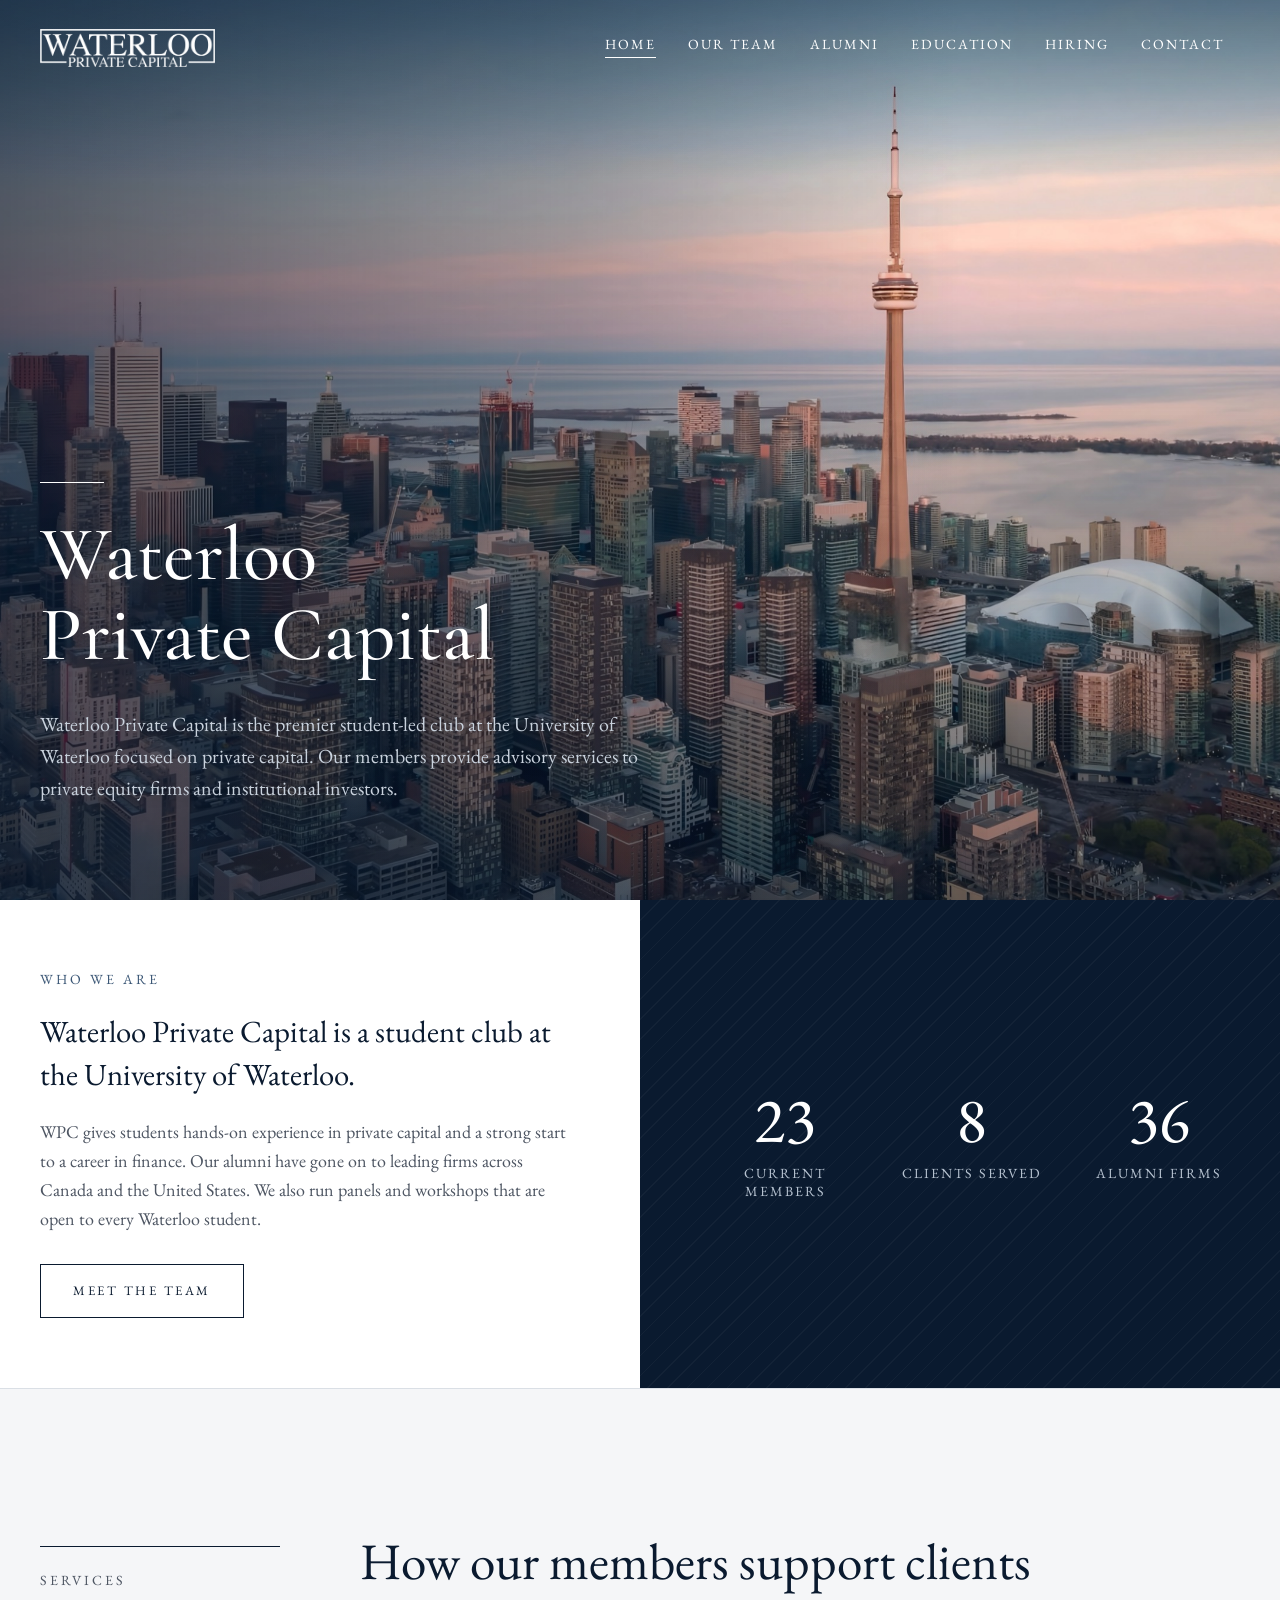
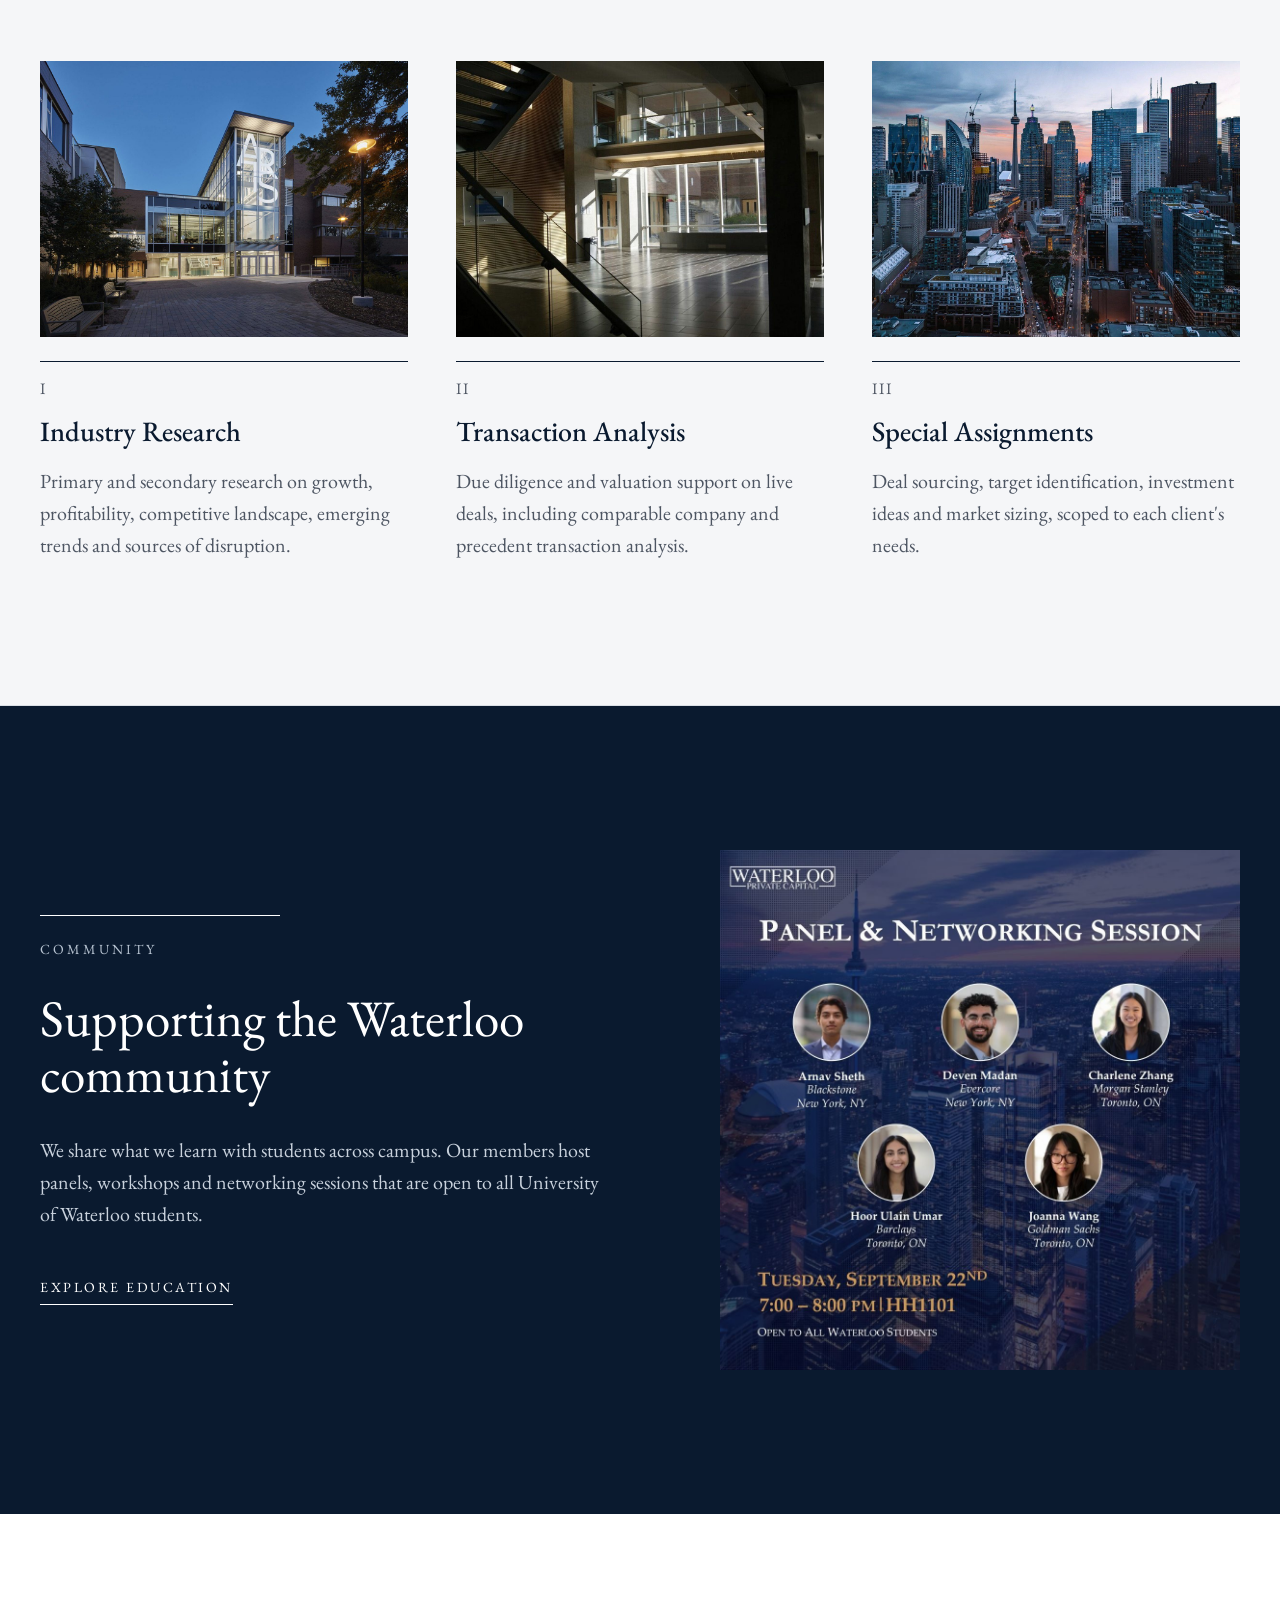
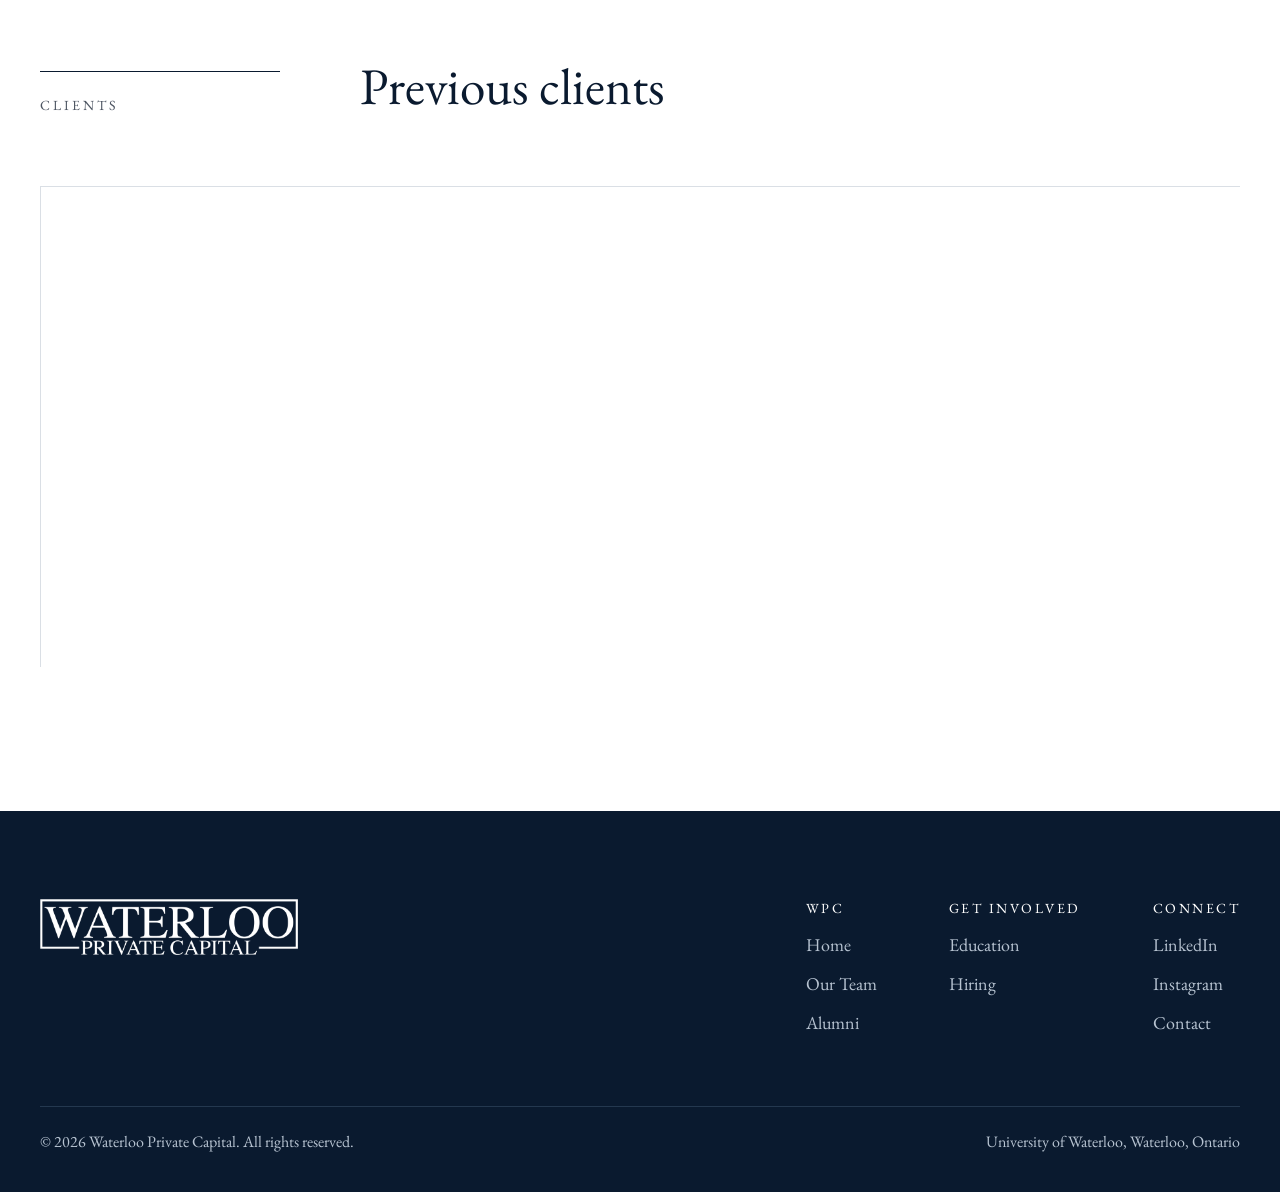
<file: index.html>
<!doctype html>
<html lang="en">
<head>
<meta charset="utf-8">
<title>Waterloo Private Capital | Research and Transaction Support</title>
<meta name="description" content="Waterloo Private Capital is a student club at the University of Waterloo. Members provide industry research and transaction analysis to private equity firms and institutional investors.">
<meta name="viewport" content="width=device-width, initial-scale=1">
<link rel="icon" type="image/png" href="images/favicon.png">
<link rel="preconnect" href="https://fonts.googleapis.com">
<link href="https://fonts.googleapis.com/css2?family=EB+Garamond:ital,wght@0,400;0,500;0,600;0,700;1,400&amp;display=swap" rel="stylesheet">
<link href="https://fonts.googleapis.com/css2?family=Cormorant+Garamond:wght@400;600&amp;display=swap" rel="stylesheet">
<style>
body{margin:0;background:#FFFFFF}
a{color:#0A1A2F}a:hover{color:#3A5675}
a:focus-visible,button:focus-visible,input:focus-visible,select:focus-visible,textarea:focus-visible{outline:2px solid #3A5675;outline-offset:4px}
button:hover{background:#1C3350}
button:disabled{background:#3A5675;cursor:default}
.client-cell{position:relative;transition:background 0.3s ease}
.client-cell::after{content:"";position:absolute;left:0;right:0;bottom:-1px;height:2px;background:#0A1A2F;transform:scaleX(0);transform-origin:left;transition:transform 0.4s cubic-bezier(0.22, 1, 0.36, 1)}
.client-cell:hover{background:#F5F6F8}
.client-cell:hover::after{transform:scaleX(1)}
.client-logo{mix-blend-mode:multiply;filter:grayscale(100%);opacity:0.7;transition:filter 0.3s ease,opacity 0.3s ease,transform 0.4s cubic-bezier(0.22, 1, 0.36, 1)}
.client-cell:hover .client-logo{filter:none;opacity:1;transform:scale(1.06)}
@media (prefers-reduced-motion: reduce){.client-cell::after,.client-logo{transition:none}.client-cell:hover .client-logo{transform:none}}
</style>
<link rel="stylesheet" href="animations.css">
<link rel="stylesheet" href="mobile.css">
<script src="animations.js"></script>
</head>
<body>
<div style="font-family: 'EB Garamond', Garamond, Georgia, serif; color: #0A1A2F; background: #FFFFFF; width: 100%">

<header class="header-over" style="background: #FFFFFF; border-bottom: 1px solid #DADFE5">
<nav aria-label="Main" style="max-width: none; margin: 0; padding: 0 max(40px, calc((100% - 1280px) / 2)); min-height: 88px; display: flex; flex-wrap: wrap; align-items: center; justify-content: space-between; gap: 16px">
<a href="/" aria-label="Waterloo Private Capital home" style="text-decoration: none; display: inline-flex; padding: 16px 0"><span class="wpc-logo" role="img" aria-label="Waterloo Private Capital" style="display: block; position: relative; top: 4px; height: 38px; aspect-ratio: 1600 / 347; color: #001845; background: currentColor; -webkit-mask: url('images/logo-wpc.png') center / contain no-repeat; mask: url('images/logo-wpc.png') center / contain no-repeat"></span></a>
<div style="display: flex; flex-wrap: wrap; align-items: center; gap: 0">
<a href="/" aria-current="page" style="color: #0A1A2F; text-decoration: none; font-size: 14px; letter-spacing: 2px; text-transform: uppercase; padding: 16px">Home</a>
<a href="/team" style="color: #0A1A2F; text-decoration: none; font-size: 14px; letter-spacing: 2px; text-transform: uppercase; padding: 16px">Our Team</a>
<a href="/alumni" style="color: #0A1A2F; text-decoration: none; font-size: 14px; letter-spacing: 2px; text-transform: uppercase; padding: 16px">Alumni</a>
<a href="/education" style="color: #0A1A2F; text-decoration: none; font-size: 14px; letter-spacing: 2px; text-transform: uppercase; padding: 16px">Education</a>
<a href="/hiring" style="color: #0A1A2F; text-decoration: none; font-size: 14px; letter-spacing: 2px; text-transform: uppercase; padding: 16px">Hiring</a>
<a href="/contact" style="color: #0A1A2F; text-decoration: none; font-size: 14px; letter-spacing: 2px; text-transform: uppercase; padding: 16px">Contact</a>
</div>
</nav>
</header>

<section id="top" style="position: relative; overflow: hidden; background: #0A1A2F; color: #FFFFFF; min-height: max(620px, 100vh); display: flex; align-items: flex-end">
<img src="images/hero-toronto.jpg" alt="" style="position: absolute; top: 0; left: 0; width: 100%; height: 100%; object-fit: cover; object-position: center 40%">
<span aria-hidden="true" style="position: absolute; top: 0; right: 0; bottom: 0; left: 0; background: linear-gradient(180deg, rgba(10, 26, 47, 0.4) 0, rgba(10, 26, 47, 0) 180px), linear-gradient(90deg, rgba(10, 26, 47, 0.62) 0%, rgba(10, 26, 47, 0.3) 45%, rgba(10, 26, 47, 0) 75%), linear-gradient(0deg, rgba(10, 26, 47, 0.5) 0%, rgba(10, 26, 47, 0) 55%)"></span>
<div style="position: relative; max-width: 1360px; width: 100%; margin: 0 auto; padding: 0 40px 96px; box-sizing: border-box; display: flex; flex-direction: column; gap: 32px">
<span style="display: block; width: 64px; height: 1px; background: #FFFFFF"></span>
<h1 style="margin: 0; font-family: 'Cormorant Garamond', 'EB Garamond', Garamond, serif; font-weight: 500; font-size: clamp(48px, 6vw, 86px); line-height: 1.05; max-width: 900px">Waterloo<br>Private Capital</h1>
<p style="margin: 0; font-size: 20px; line-height: 1.6; color: #C9D2DD; max-width: 620px">Waterloo Private Capital is the premier student-led club at the University of Waterloo focused on private capital. Our members provide advisory services to private equity firms and institutional investors.</p>
</div>
</section>

<section id="firm" style="background: #FFFFFF">
<div class="split">
<div class="split-text">
<p style="margin: 0; font-size: 14px; letter-spacing: 3px; text-transform: uppercase; color: #3A5675">Who We Are</p>
<p style="margin: 0; font-size: clamp(26px, 2.4vw, 32px); line-height: 1.4; font-weight: 400; max-width: 600px">Waterloo Private Capital is a student club at the University of Waterloo.</p>
<p style="margin: 0; font-size: 18px; line-height: 1.6; color: #4D5562; max-width: 600px">WPC gives students hands-on experience in private capital and a strong start to a career in finance. Our alumni have gone on to leading firms across Canada and the United States. We also run panels and workshops that are open to every Waterloo student.</p>
<a href="/team" class="btn-outline" style="align-self: flex-start; margin-top: 8px; display: inline-flex; align-items: center; height: 52px; padding: 0 32px; border: 1px solid #0A1A2F; font-size: 13px; letter-spacing: 2.5px; text-transform: uppercase; text-decoration: none">Meet the Team</a>
</div>
<div class="split-stats stats-panel">
<div style="width: 100%; display: grid; grid-template-columns: repeat(3, 1fr); gap: 40px 24px; text-align: center">
<div style="display: flex; flex-direction: column; gap: 12px"><span data-count="26" style="font-size: clamp(48px, 5vw, 72px); line-height: 1">26</span><span style="font-size: 14px; letter-spacing: 2px; text-transform: uppercase; color: #B7C3D1">Current Members</span></div>
<div style="display: flex; flex-direction: column; gap: 12px"><span data-count="9" style="font-size: clamp(48px, 5vw, 72px); line-height: 1">9</span><span style="font-size: 14px; letter-spacing: 2px; text-transform: uppercase; color: #B7C3D1">Clients Served</span></div>
<div style="display: flex; flex-direction: column; gap: 12px"><span data-count="40" data-suffix="+" style="font-size: clamp(48px, 5vw, 72px); line-height: 1">40+</span><span style="font-size: 14px; letter-spacing: 2px; text-transform: uppercase; color: #B7C3D1">Alumni Firms</span></div>
</div>
</div>
</div>
</section>

<section id="services" style="background: #F5F6F8; border-top: 1px solid #DADFE5; border-bottom: 1px solid #DADFE5">
<div style="max-width: 1280px; margin: 0 auto; padding: 144px 40px; display: flex; flex-direction: column; gap: 72px">
<div style="display: flex; flex-wrap: wrap; gap: 80px; align-items: flex-end">
<div style="flex: 0 1 240px; min-width: 0">
<p style="margin: 0; font-size: 14px; letter-spacing: 3px; text-transform: uppercase; color: #4D5562; border-top: 1px solid #0A1A2F; padding-top: 24px">Services</p>
</div>
<h2 style="flex: 1 1 560px; min-width: 0; margin: 0; font-weight: 400; font-size: clamp(36px, 4vw, 56px); line-height: 1.1">How our members support clients</h2>
</div>
<div style="display: grid; grid-template-columns: repeat(auto-fit, minmax(280px, 1fr)); column-gap: 48px; row-gap: 48px">
<article style="display: flex; flex-direction: column; gap: 16px">
<img src="images/service-research.jpg" alt="" style="display: block; width: 100%; aspect-ratio: 4 / 3; object-fit: cover; background: #E4E8EE; margin-bottom: 8px">
<span style="font-size: 16px; letter-spacing: 2px; color: #4D5562; border-top: 1px solid #0A1A2F; padding-top: 16px">I</span>
<h3 style="margin: 0; font-weight: 500; font-size: 28px; line-height: 1.2">Industry Research</h3>
<p style="margin: 0; font-size: 20px; line-height: 1.6; color: #4D5562">Primary and secondary research on growth, profitability, competitive landscape, emerging trends and sources of disruption.</p>
</article>
<article style="display: flex; flex-direction: column; gap: 16px">
<img src="images/service-transaction.jpg" alt="" style="display: block; width: 100%; aspect-ratio: 4 / 3; object-fit: cover; background: #E4E8EE; margin-bottom: 8px">
<span style="font-size: 16px; letter-spacing: 2px; color: #4D5562; border-top: 1px solid #0A1A2F; padding-top: 16px">II</span>
<h3 style="margin: 0; font-weight: 500; font-size: 28px; line-height: 1.2">Transaction Analysis</h3>
<p style="margin: 0; font-size: 20px; line-height: 1.6; color: #4D5562">Due diligence and valuation support on live deals, including comparable company and precedent transaction analysis.</p>
</article>
<article style="display: flex; flex-direction: column; gap: 16px">
<img src="images/service-special.jpg" alt="" style="display: block; width: 100%; aspect-ratio: 4 / 3; object-fit: cover; background: #E4E8EE; margin-bottom: 8px">
<span style="font-size: 16px; letter-spacing: 2px; color: #4D5562; border-top: 1px solid #0A1A2F; padding-top: 16px">III</span>
<h3 style="margin: 0; font-weight: 500; font-size: 28px; line-height: 1.2">Special Assignments</h3>
<p style="margin: 0; font-size: 20px; line-height: 1.6; color: #4D5562">Deal sourcing, target identification, investment ideas and market sizing, scoped to each client's needs.</p>
</article>
</div>
</div>
</section>

<section id="community" style="background: #0A1A2F; color: #FFFFFF">
<div style="max-width: 1280px; margin: 0 auto; padding: 144px 40px; display: flex; flex-wrap: wrap; align-items: center; gap: 80px">
<div style="flex: 1 1 480px; min-width: 0; display: flex; flex-direction: column; gap: 32px">
<p style="margin: 0; font-size: 14px; letter-spacing: 3px; text-transform: uppercase; color: #B7C3D1; border-top: 1px solid #FFFFFF; padding-top: 24px; align-self: flex-start; width: 240px; max-width: 100%">Community</p>
<h2 style="margin: 0; font-weight: 400; font-size: clamp(36px, 4vw, 56px); line-height: 1.1">Supporting the Waterloo community</h2>
<p style="margin: 0; font-size: 20px; line-height: 1.6; color: #C9D2DD; max-width: 560px">We share what we learn with students across campus. Our members host panels, workshops and networking sessions that are open to all University of Waterloo students.</p>
<a href="/education" style="align-self: flex-start; color: #FFFFFF; font-size: 14px; letter-spacing: 2.5px; text-transform: uppercase; text-decoration: none; border-bottom: 1px solid #FFFFFF; padding: 16px 0 8px">Explore Education</a>
</div>
<div style="flex: 1 1 400px; min-width: 0">
<img src="images/event-panel.jpg" alt="Poster for the WPC Panel and Networking Session, open to all Waterloo students" style="display: block; width: 100%; max-width: 560px; margin-left: auto; aspect-ratio: 1 / 1; object-fit: cover">
</div>
</div>
</section>

<section id="work" style="background: #FFFFFF">
<div style="max-width: 1280px; margin: 0 auto; padding: 144px 40px; display: flex; flex-direction: column; gap: 72px">
<div style="display: flex; flex-wrap: wrap; gap: 80px; align-items: flex-end">
<div style="flex: 0 1 240px; min-width: 0">
<p style="margin: 0; font-size: 14px; letter-spacing: 3px; text-transform: uppercase; color: #4D5562; border-top: 1px solid #0A1A2F; padding-top: 24px">Clients</p>
</div>
<h2 style="flex: 1 1 560px; min-width: 0; margin: 0; font-weight: 400; font-size: clamp(36px, 4vw, 56px); line-height: 1.1">Previous clients</h2>
</div>
<div style="display: flex; flex-direction: column">
<div style="display: grid; grid-template-columns: repeat(auto-fit, minmax(max(200px, 30%), 1fr)); border-top: 1px solid #DADFE5; border-left: 1px solid #DADFE5">
<div class="client-cell" style="height: 160px; padding: 32px; box-sizing: border-box; border-right: 1px solid #DADFE5; border-bottom: 1px solid #DADFE5; display: flex; align-items: center; justify-content: center"><img class="client-logo" src="images/clients/bonnefield.png" alt="Bonnefield" style="display: block; max-width: 70%; max-height: 72px; width: auto; height: auto; object-fit: contain"></div>
<div class="client-cell" style="height: 160px; padding: 32px; box-sizing: border-box; border-right: 1px solid #DADFE5; border-bottom: 1px solid #DADFE5; display: flex; align-items: center; justify-content: center"><img class="client-logo" src="images/clients/firepower.png" alt="Firepower Capital" style="display: block; max-width: 70%; max-height: 72px; width: auto; height: auto; object-fit: contain"></div>
<div class="client-cell" style="height: 160px; padding: 32px; box-sizing: border-box; border-right: 1px solid #DADFE5; border-bottom: 1px solid #DADFE5; display: flex; align-items: center; justify-content: center"><img class="client-logo" src="images/clients/instar.png" alt="Instar" style="display: block; max-width: 70%; max-height: 72px; width: auto; height: auto; object-fit: contain"></div>
<div class="client-cell" style="height: 160px; padding: 32px; box-sizing: border-box; border-right: 1px solid #DADFE5; border-bottom: 1px solid #DADFE5; display: flex; align-items: center; justify-content: center"><img class="client-logo" src="images/clients/kpmg.png" alt="KPMG" style="display: block; max-width: 70%; max-height: 72px; width: auto; height: auto; object-fit: contain"></div>
<div class="client-cell" style="height: 160px; padding: 32px; box-sizing: border-box; border-right: 1px solid #DADFE5; border-bottom: 1px solid #DADFE5; display: flex; align-items: center; justify-content: center"><img class="client-logo" src="images/clients/sprucegrove.png" alt="Sprucegrove Investment Management" style="display: block; max-width: 70%; max-height: 72px; width: auto; height: auto; object-fit: contain"></div>
<div class="client-cell" style="height: 160px; padding: 32px; box-sizing: border-box; border-right: 1px solid #DADFE5; border-bottom: 1px solid #DADFE5; display: flex; align-items: center; justify-content: center"><img class="client-logo" src="images/clients/penfund.png" alt="Penfund" style="display: block; max-width: 70%; max-height: 72px; width: auto; height: auto; object-fit: contain"></div>
<div class="client-cell" style="height: 160px; padding: 32px; box-sizing: border-box; border-right: 1px solid #DADFE5; border-bottom: 1px solid #DADFE5; display: flex; align-items: center; justify-content: center"><img class="client-logo" src="images/clients/signalhill.png" alt="Signal Hill Equity Partners" style="display: block; max-width: 70%; max-height: 72px; width: auto; height: auto; object-fit: contain"></div>
<div class="client-cell" style="height: 160px; padding: 32px; box-sizing: border-box; border-right: 1px solid #DADFE5; border-bottom: 1px solid #DADFE5; display: flex; align-items: center; justify-content: center"><img class="client-logo" src="images/clients/round13.png" alt="Round13 Capital" style="display: block; max-width: 70%; max-height: 72px; width: auto; height: auto; object-fit: contain"></div>
<div class="client-cell" style="height: 160px; padding: 32px; box-sizing: border-box; border-right: 1px solid #DADFE5; border-bottom: 1px solid #DADFE5; display: flex; align-items: center; justify-content: center"><img class="client-logo" src="images/clients/bci.png" alt="BCI" style="display: block; max-width: 70%; max-height: 72px; width: auto; height: auto; object-fit: contain"></div>
</div>
</div>
</div>
</section>

<footer style="background: #0A1A2F; color: #B7C3D1">
<div style="max-width: 1280px; margin: 0 auto; padding: 88px 40px 40px; display: flex; flex-direction: column; gap: 64px">
<div style="display: flex; flex-wrap: wrap; justify-content: space-between; gap: 48px">
<div style="align-self: flex-start; display: inline-flex">
<span class="wpc-logo wpc-logo-footer" role="img" aria-label="Waterloo Private Capital" style="display: block; height: 56px; aspect-ratio: 1600 / 347; color: #FFFFFF; background: currentColor; -webkit-mask: url('images/logo-wpc.png') center / contain no-repeat; mask: url('images/logo-wpc.png') center / contain no-repeat"></span>
</div>
<div style="display: flex; flex-wrap: wrap; gap: 72px">
<div style="display: flex; flex-direction: column; gap: 0">
<p style="margin: 0 0 8px; font-size: 14px; letter-spacing: 2.5px; text-transform: uppercase; color: #FFFFFF">WPC</p>
<a href="/" style="color: #B7C3D1; text-decoration: none; font-size: 18px; padding: 8px 0">Home</a>
<a href="/team" style="color: #B7C3D1; text-decoration: none; font-size: 18px; padding: 8px 0">Our Team</a>
<a href="/alumni" style="color: #B7C3D1; text-decoration: none; font-size: 18px; padding: 8px 0">Alumni</a>
</div>
<div style="display: flex; flex-direction: column; gap: 0">
<p style="margin: 0 0 8px; font-size: 14px; letter-spacing: 2.5px; text-transform: uppercase; color: #FFFFFF">Get Involved</p>
<a href="/education" style="color: #B7C3D1; text-decoration: none; font-size: 18px; padding: 8px 0">Education</a>
<a href="/hiring" style="color: #B7C3D1; text-decoration: none; font-size: 18px; padding: 8px 0">Hiring</a>
</div>
<div style="display: flex; flex-direction: column; gap: 0">
<p style="margin: 0 0 8px; font-size: 14px; letter-spacing: 2.5px; text-transform: uppercase; color: #FFFFFF">Connect</p>
<a href="https://www.linkedin.com/company/waterloo-private-capital/" style="color: #B7C3D1; text-decoration: none; font-size: 18px; padding: 8px 0">LinkedIn</a>
<a href="https://www.instagram.com/waterlooprivatecapital/" style="color: #B7C3D1; text-decoration: none; font-size: 18px; padding: 8px 0">Instagram</a>
<a href="/contact" style="color: #B7C3D1; text-decoration: none; font-size: 18px; padding: 8px 0">Contact</a>
</div>
</div>
</div>
<div style="border-top: 1px solid #24384F; padding-top: 24px; display: flex; flex-wrap: wrap; justify-content: space-between; gap: 16px; font-size: 16px">
<span>© 2026 Waterloo Private Capital. All rights reserved.</span>
<span>University of Waterloo, Waterloo, Ontario</span>
</div>
</div>
</footer>

</div>
</body>
</html>
</file>
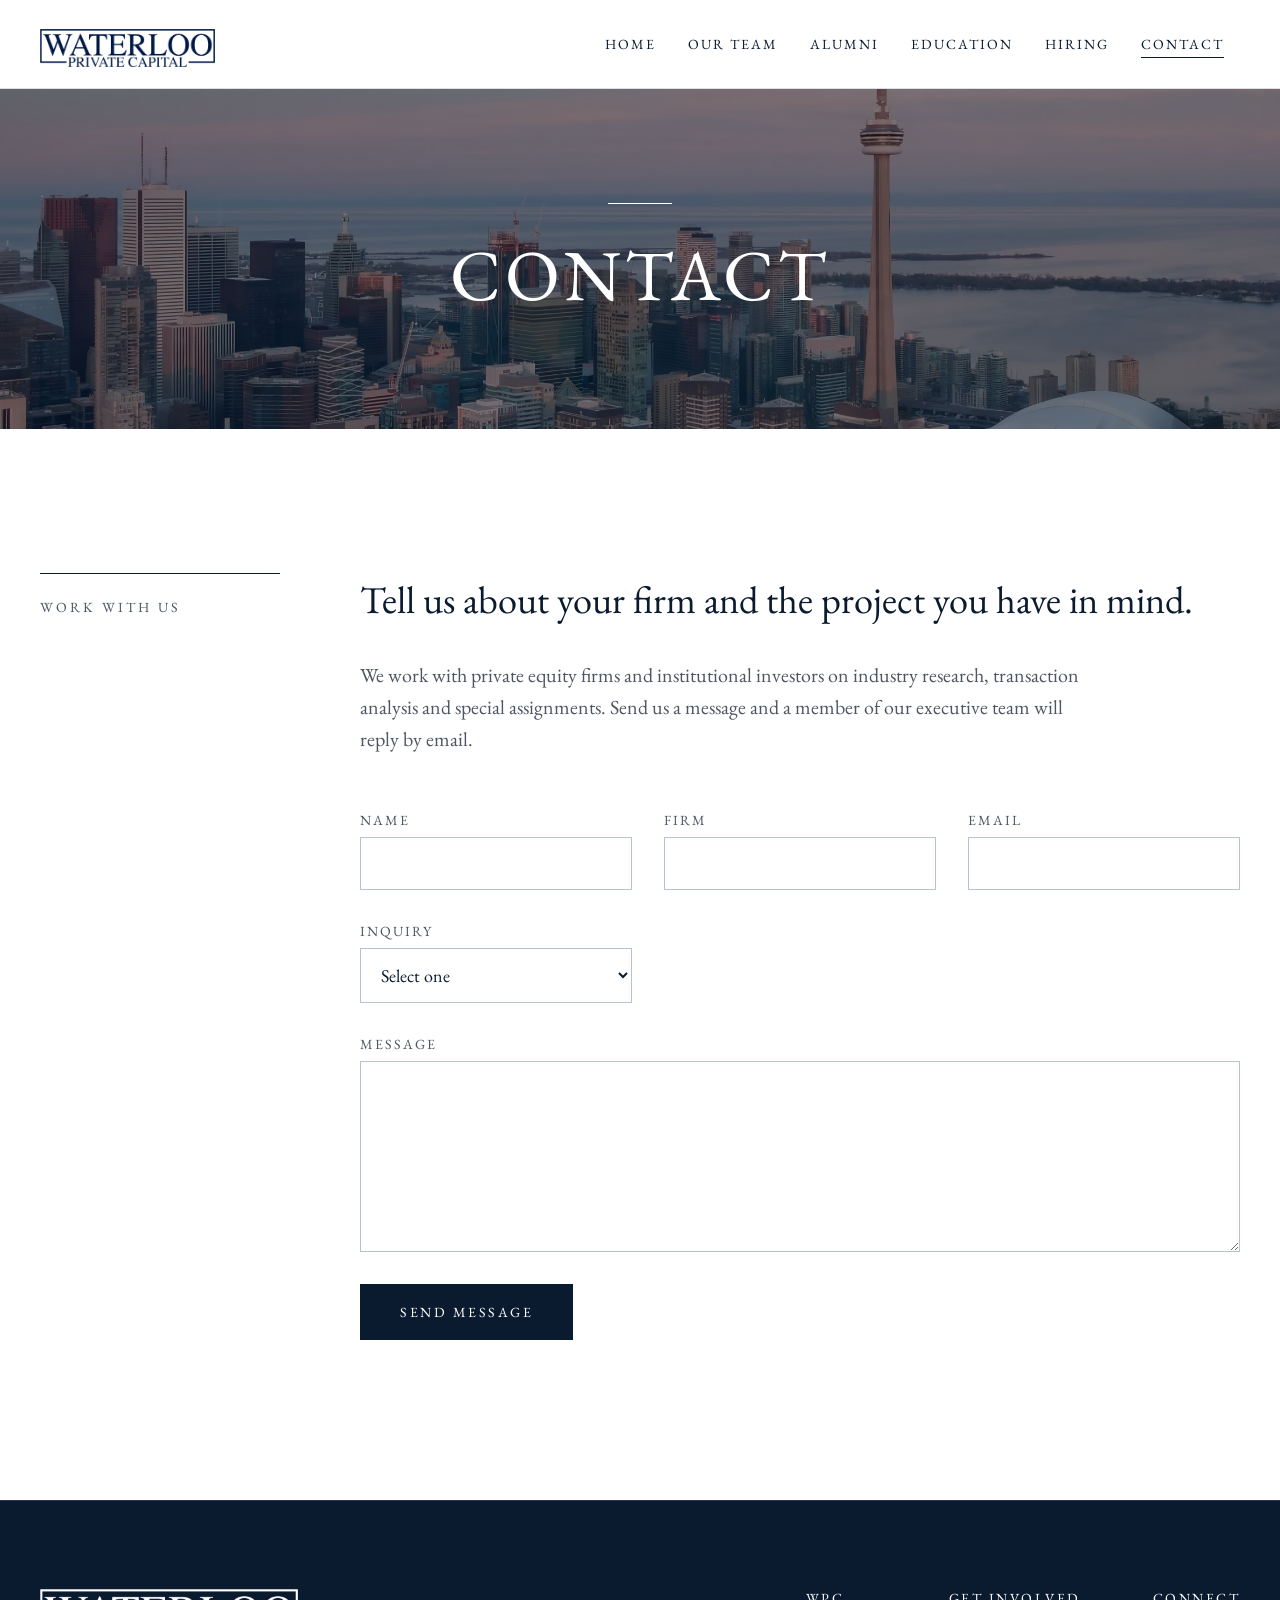
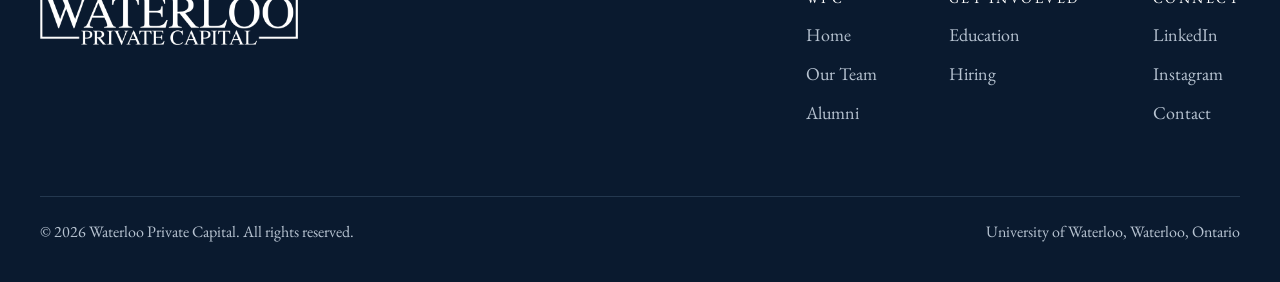
<file: contact.html>
<!doctype html>
<html lang="en">
<head>
<meta charset="utf-8">
<title>Contact | Waterloo Private Capital</title>
<meta name="description" content="Contact Waterloo Private Capital about research, transaction support or special assignments for your firm.">
<meta name="viewport" content="width=device-width, initial-scale=1">
<link rel="icon" type="image/png" href="images/favicon.png">
<link rel="preconnect" href="https://fonts.googleapis.com">
<link href="https://fonts.googleapis.com/css2?family=EB+Garamond:ital,wght@0,400;0,500;0,600;0,700;1,400&amp;display=swap" rel="stylesheet">
<link href="https://fonts.googleapis.com/css2?family=Cormorant+Garamond:wght@400;600&amp;display=swap" rel="stylesheet">
<style>
body{margin:0;background:#FFFFFF}
a{color:#0A1A2F}a:hover{color:#3A5675}
a:focus-visible,button:focus-visible,input:focus-visible{outline:2px solid #3A5675;outline-offset:4px}
button:hover{background:#1C3350}
input:focus-visible,select:focus-visible,textarea:focus-visible{outline:2px solid #3A5675;outline-offset:4px}
input,select,textarea{font:inherit;color:#0A1A2F;background:#FFFFFF;border:1px solid #B7C3D1;border-radius:0;padding:14px 16px;font-size:18px;width:100%;box-sizing:border-box}
input:focus,select:focus,textarea:focus{border-color:#0A1A2F}
</style>
<link rel="stylesheet" href="animations.css">
<link rel="stylesheet" href="mobile.css">
<script src="animations.js"></script>
</head>
<body>
<div style="font-family: 'EB Garamond', Garamond, Georgia, serif; color: #0A1A2F; background: #FFFFFF; width: 100%">

<header style="background: #FFFFFF; border-bottom: 1px solid #DADFE5">
<nav aria-label="Main" style="max-width: none; margin: 0; padding: 0 max(40px, calc((100% - 1280px) / 2)); min-height: 88px; display: flex; flex-wrap: wrap; align-items: center; justify-content: space-between; gap: 16px">
<a href="/" aria-label="Waterloo Private Capital home" style="text-decoration: none; display: inline-flex; padding: 16px 0"><span class="wpc-logo" role="img" aria-label="Waterloo Private Capital" style="display: block; position: relative; top: 4px; height: 38px; aspect-ratio: 1600 / 347; color: #001845; background: currentColor; -webkit-mask: url('images/logo-wpc.png') center / contain no-repeat; mask: url('images/logo-wpc.png') center / contain no-repeat"></span></a>
<div style="display: flex; flex-wrap: wrap; align-items: center; gap: 0">
<a href="/" style="color: #0A1A2F; text-decoration: none; font-size: 14px; letter-spacing: 2px; text-transform: uppercase; padding: 16px">Home</a>
<a href="/team" style="color: #0A1A2F; text-decoration: none; font-size: 14px; letter-spacing: 2px; text-transform: uppercase; padding: 16px">Our Team</a>
<a href="/alumni" style="color: #0A1A2F; text-decoration: none; font-size: 14px; letter-spacing: 2px; text-transform: uppercase; padding: 16px">Alumni</a>
<a href="/education" style="color: #0A1A2F; text-decoration: none; font-size: 14px; letter-spacing: 2px; text-transform: uppercase; padding: 16px">Education</a>
<a href="/hiring" style="color: #0A1A2F; text-decoration: none; font-size: 14px; letter-spacing: 2px; text-transform: uppercase; padding: 16px">Hiring</a>
<a href="/contact" aria-current="page" style="color: #0A1A2F; text-decoration: none; font-size: 14px; letter-spacing: 2px; text-transform: uppercase; padding: 16px">Contact</a>
</div>
</nav>
</header>

<section aria-labelledby="page-h" style="position: relative; overflow: hidden; background: #0A1A2F; color: #FFFFFF; min-height: 340px; display: flex; align-items: center; justify-content: center; text-align: center">
<img src="images/hero-toronto.jpg" alt="" style="position: absolute; top: 0; left: 0; width: 100%; height: 100%; object-fit: cover; object-position: center 45%">
<span aria-hidden="true" style="position: absolute; top: 0; right: 0; bottom: 0; left: 0; background: rgba(10, 26, 47, 0.55)"></span>
<div style="position: relative; padding: 0 40px; display: flex; flex-direction: column; align-items: center; gap: 32px">
<span style="display: block; width: 64px; height: 1px; background: #FFFFFF"></span>
<h1 id="page-h" style="margin: 0; font-weight: 400; font-size: clamp(44px, 5.6vw, 80px); line-height: 1.1; letter-spacing: 4px; text-transform: uppercase">Contact</h1>
</div>
</section>

<section style="background: #FFFFFF">
<div style="max-width: 1280px; margin: 0 auto; padding: 144px 40px 160px; display: flex; flex-wrap: wrap; gap: 80px">
<div style="flex: 0 1 240px; min-width: 0">
<p style="margin: 0; font-size: 14px; letter-spacing: 3px; text-transform: uppercase; color: #4D5562; border-top: 1px solid #0A1A2F; padding-top: 24px">Work With Us</p>
</div>
<div style="flex: 1 1 560px; min-width: 0; display: flex; flex-direction: column; gap: 56px">
<div style="display: flex; flex-direction: column; gap: 32px">
<p style="margin: 0; font-size: clamp(28px, 3vw, 40px); line-height: 1.4; font-weight: 400">Tell us about your firm and the project you have in mind.</p>
<p style="margin: 0; font-size: 20px; line-height: 1.6; color: #4D5562; max-width: 720px">We work with private equity firms and institutional investors on industry research, transaction analysis and special assignments. Send us a message and a member of our executive team will reply by email.</p>
</div>

<form id="contact-form" action="https://formspree.io/f/[Formspree form ID]" method="POST" style="display: grid; grid-template-columns: repeat(auto-fit, minmax(260px, 1fr)); gap: 32px">
<label style="display: flex; flex-direction: column; gap: 8px; font-size: 14px; letter-spacing: 2px; text-transform: uppercase; color: #4D5562">Name<input type="text" name="name" autocomplete="name" required></label>
<label style="display: flex; flex-direction: column; gap: 8px; font-size: 14px; letter-spacing: 2px; text-transform: uppercase; color: #4D5562">Firm<input type="text" name="firm" autocomplete="organization" required></label>
<label style="display: flex; flex-direction: column; gap: 8px; font-size: 14px; letter-spacing: 2px; text-transform: uppercase; color: #4D5562">Email<input type="email" name="email" autocomplete="email" required></label>
<label style="display: flex; flex-direction: column; gap: 8px; font-size: 14px; letter-spacing: 2px; text-transform: uppercase; color: #4D5562">Inquiry<select name="inquiry" required>
<option value="">Select one</option>
<option>Industry research</option>
<option>Transaction analysis</option>
<option>Special assignment</option>
<option>Panel or speaking event</option>
<option>Other</option>
</select></label>
<label style="grid-column: 1 / -1; display: flex; flex-direction: column; gap: 8px; font-size: 14px; letter-spacing: 2px; text-transform: uppercase; color: #4D5562">Message<textarea name="message" rows="7" required style="resize: vertical"></textarea></label>
<input type="text" name="_gotcha" tabindex="-1" autocomplete="off" aria-hidden="true" style="position: absolute; left: -9999px; width: 1px; height: 1px">
<div style="grid-column: 1 / -1; display: flex; flex-wrap: wrap; align-items: center; gap: 24px">
<button type="submit" style="height: 56px; padding: 0 40px; border: none; background: #0A1A2F; color: #FFFFFF; font: inherit; font-size: 14px; letter-spacing: 2.5px; text-transform: uppercase; cursor: pointer">Send Message</button>
<p id="contact-status" role="status" style="margin: 0; font-size: 18px; color: #4D5562"></p>
</div>
</form>
</div>
</div>
</section>

<script>
(function () {
  var form = document.getElementById('contact-form');
  var status = document.getElementById('contact-status');
  form.addEventListener('submit', function (e) {
    e.preventDefault();
    var button = form.querySelector('button');
    button.disabled = true;
    status.textContent = 'Sending...';
    fetch(form.action, { method: 'POST', body: new FormData(form), headers: { Accept: 'application/json' } })
      .then(function (res) {
        if (!res.ok) throw new Error();
        form.reset();
        status.textContent = 'Thank you. Your message has been sent and we will be in touch.';
      })
      .catch(function () {
        status.textContent = 'Something went wrong. Please try again, or reach us on LinkedIn.';
      })
      .finally(function () { button.disabled = false; });
  });
})();
</script>

<footer style="background: #0A1A2F; color: #B7C3D1; border-top: 1px solid #24384F">
<div style="max-width: 1280px; margin: 0 auto; padding: 88px 40px 40px; display: flex; flex-direction: column; gap: 64px">
<div style="display: flex; flex-wrap: wrap; justify-content: space-between; gap: 48px">
<div style="align-self: flex-start; display: inline-flex">
<span class="wpc-logo wpc-logo-footer" role="img" aria-label="Waterloo Private Capital" style="display: block; height: 56px; aspect-ratio: 1600 / 347; color: #FFFFFF; background: currentColor; -webkit-mask: url('images/logo-wpc.png') center / contain no-repeat; mask: url('images/logo-wpc.png') center / contain no-repeat"></span>
</div>
<div style="display: flex; flex-wrap: wrap; gap: 72px">
<div style="display: flex; flex-direction: column; gap: 0">
<p style="margin: 0 0 8px; font-size: 14px; letter-spacing: 2.5px; text-transform: uppercase; color: #FFFFFF">WPC</p>
<a href="/" style="color: #B7C3D1; text-decoration: none; font-size: 18px; padding: 8px 0">Home</a>
<a href="/team" style="color: #B7C3D1; text-decoration: none; font-size: 18px; padding: 8px 0">Our Team</a>
<a href="/alumni" style="color: #B7C3D1; text-decoration: none; font-size: 18px; padding: 8px 0">Alumni</a>
</div>
<div style="display: flex; flex-direction: column; gap: 0">
<p style="margin: 0 0 8px; font-size: 14px; letter-spacing: 2.5px; text-transform: uppercase; color: #FFFFFF">Get Involved</p>
<a href="/education" style="color: #B7C3D1; text-decoration: none; font-size: 18px; padding: 8px 0">Education</a>
<a href="/hiring" style="color: #B7C3D1; text-decoration: none; font-size: 18px; padding: 8px 0">Hiring</a>
</div>
<div style="display: flex; flex-direction: column; gap: 0">
<p style="margin: 0 0 8px; font-size: 14px; letter-spacing: 2.5px; text-transform: uppercase; color: #FFFFFF">Connect</p>
<a href="https://www.linkedin.com/company/waterloo-private-capital/" style="color: #B7C3D1; text-decoration: none; font-size: 18px; padding: 8px 0">LinkedIn</a>
<a href="https://www.instagram.com/waterlooprivatecapital/" style="color: #B7C3D1; text-decoration: none; font-size: 18px; padding: 8px 0">Instagram</a>
<a href="/contact" style="color: #B7C3D1; text-decoration: none; font-size: 18px; padding: 8px 0">Contact</a>
</div>
</div>
</div>
<div style="border-top: 1px solid #24384F; padding-top: 24px; display: flex; flex-wrap: wrap; justify-content: space-between; gap: 16px; font-size: 16px">
<span>© 2026 Waterloo Private Capital. All rights reserved.</span>
<span>University of Waterloo, Waterloo, Ontario</span>
</div>
</div>
</footer>

</div>
</body>
</html>
</file>
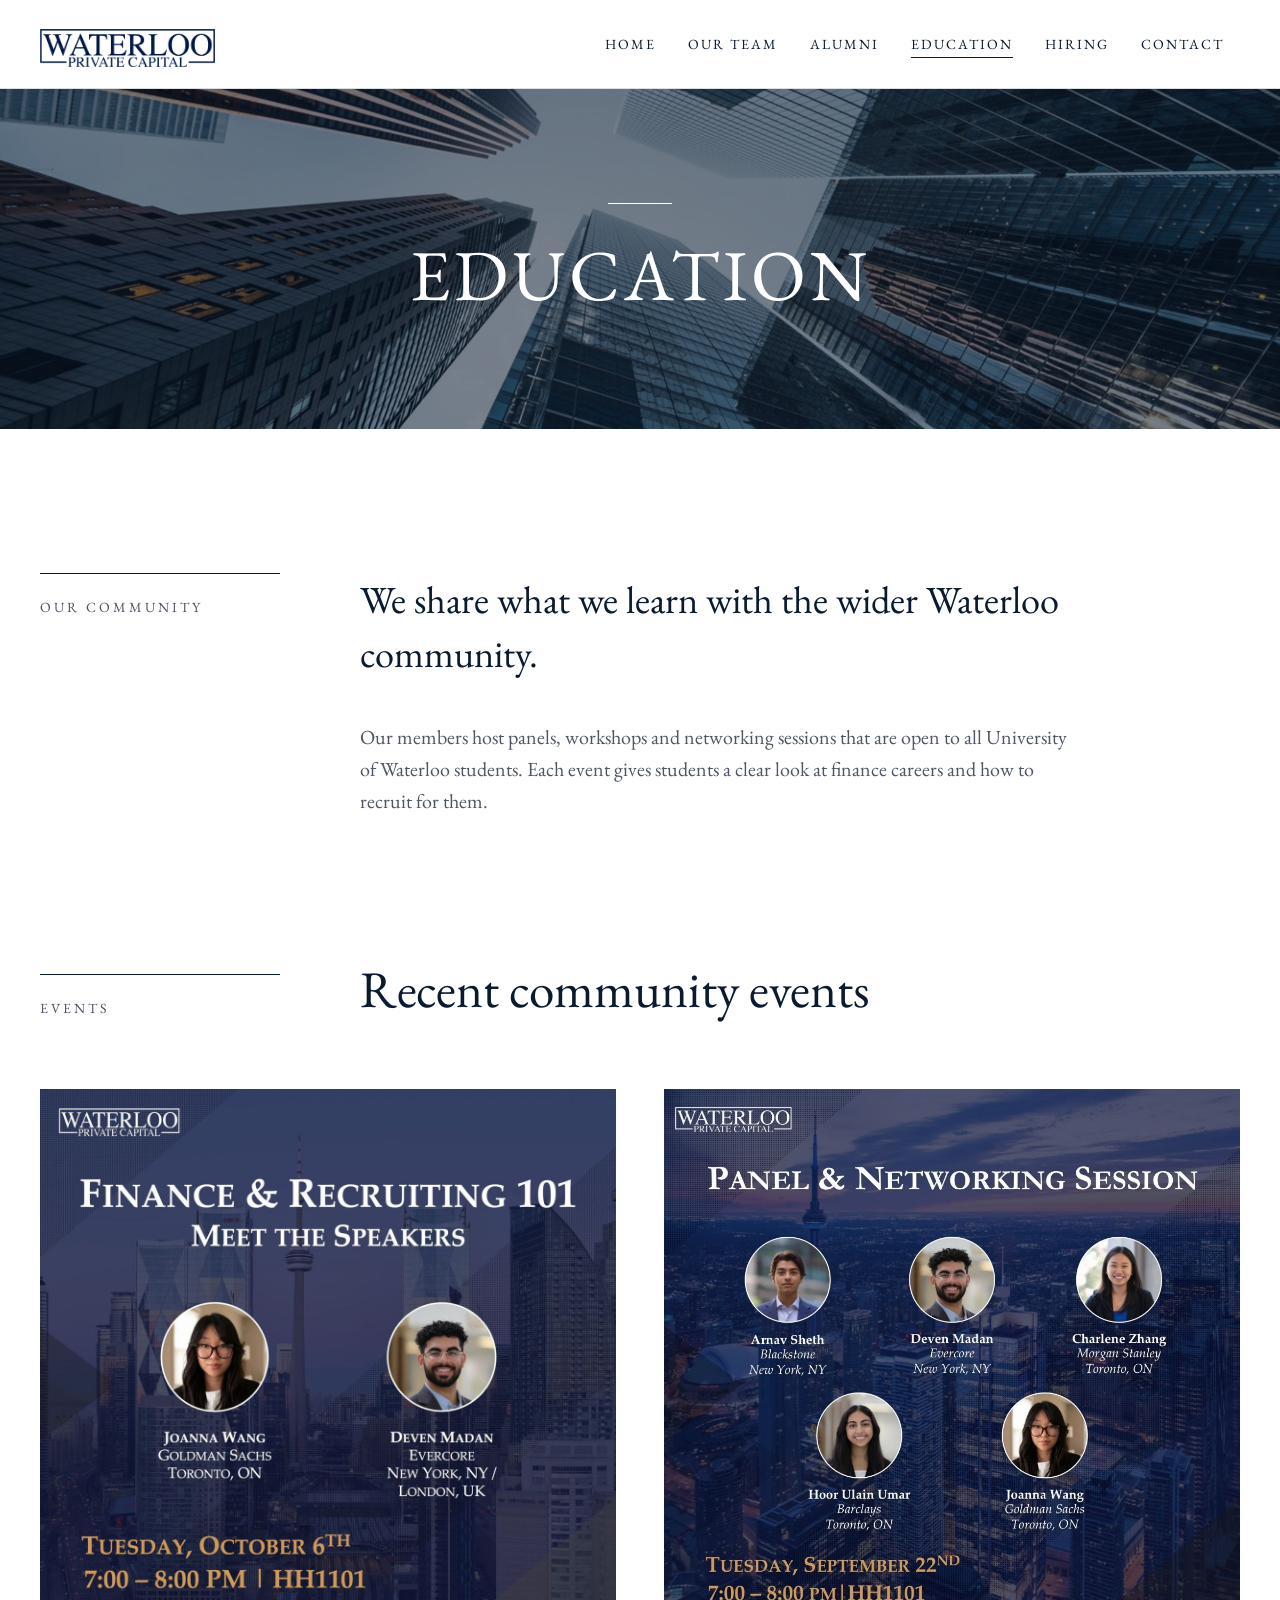
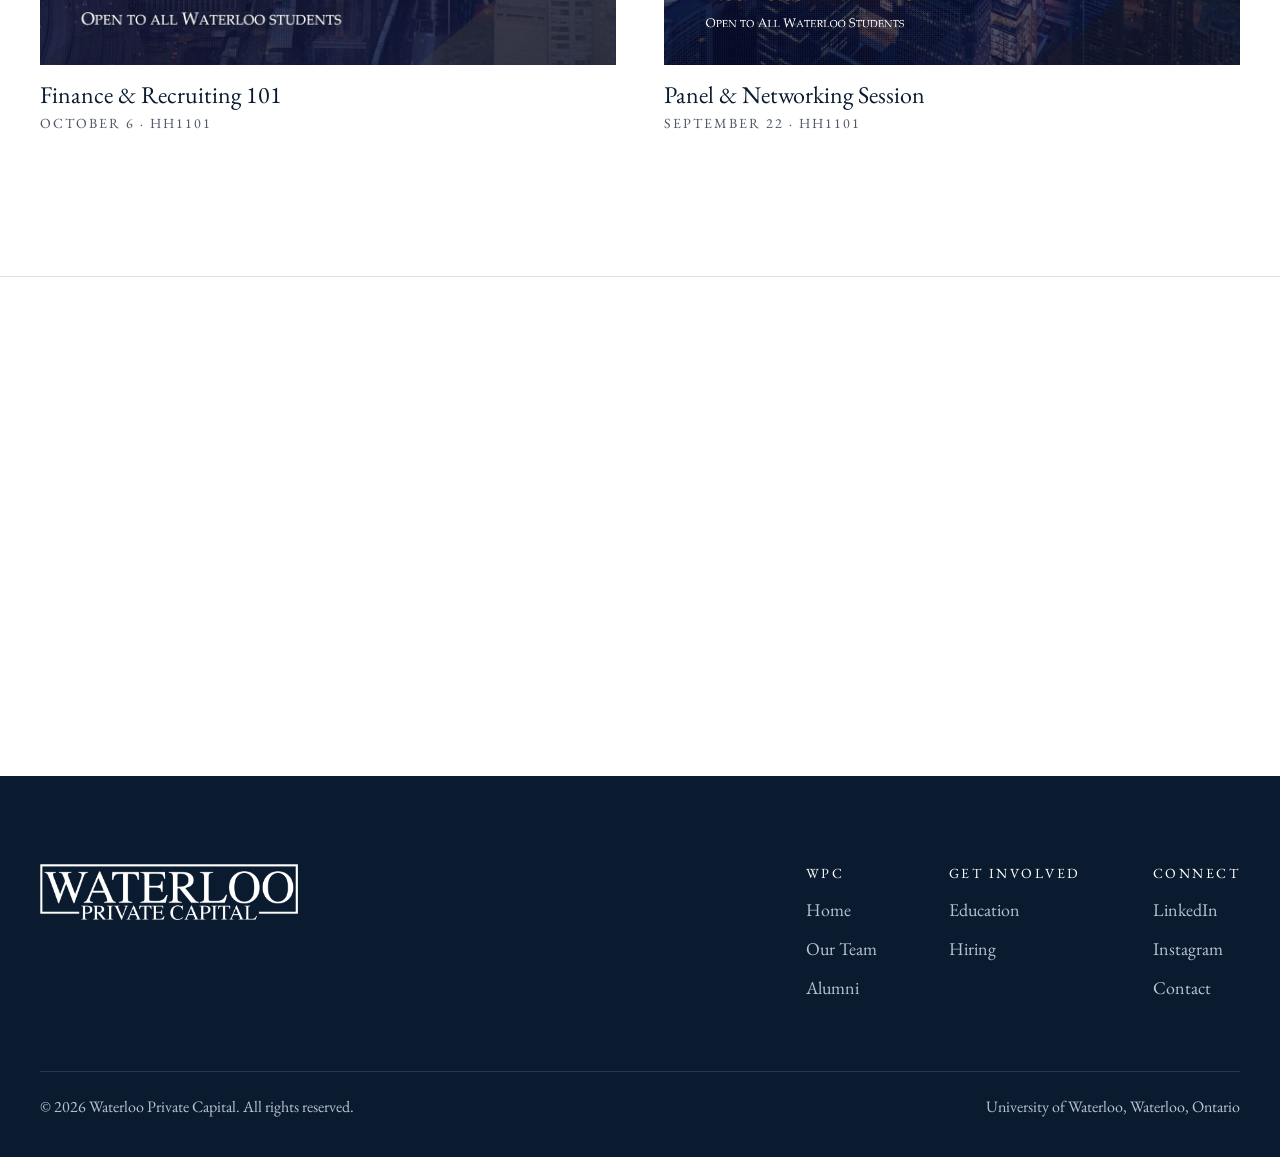
<file: education.html>
<!doctype html>
<html lang="en">
<head>
<meta charset="utf-8">
<title>Education | Waterloo Private Capital</title>
<meta name="description" content="The Waterloo Private Capital education program for University of Waterloo students.">
<meta name="viewport" content="width=device-width, initial-scale=1">
<link rel="icon" type="image/png" href="images/favicon.png">
<link rel="preconnect" href="https://fonts.googleapis.com">
<link href="https://fonts.googleapis.com/css2?family=EB+Garamond:ital,wght@0,400;0,500;0,600;0,700;1,400&amp;display=swap" rel="stylesheet">
<link href="https://fonts.googleapis.com/css2?family=Cormorant+Garamond:wght@400;600&amp;display=swap" rel="stylesheet">
<style>
body{margin:0;background:#FFFFFF}
a{color:#0A1A2F}a:hover{color:#3A5675}
a:focus-visible{outline:2px solid #3A5675;outline-offset:4px}
</style>
<link rel="stylesheet" href="animations.css">
<link rel="stylesheet" href="mobile.css">
<script src="animations.js"></script>
</head>
<body>
<div style="font-family: 'EB Garamond', Garamond, Georgia, serif; color: #0A1A2F; background: #FFFFFF; width: 100%">

<header style="background: #FFFFFF; border-bottom: 1px solid #DADFE5">
<nav aria-label="Main" style="max-width: none; margin: 0; padding: 0 max(40px, calc((100% - 1280px) / 2)); min-height: 88px; display: flex; flex-wrap: wrap; align-items: center; justify-content: space-between; gap: 16px">
<a href="/" aria-label="Waterloo Private Capital home" style="text-decoration: none; display: inline-flex; padding: 16px 0"><span class="wpc-logo" role="img" aria-label="Waterloo Private Capital" style="display: block; position: relative; top: 4px; height: 38px; aspect-ratio: 1600 / 347; color: #001845; background: currentColor; -webkit-mask: url('images/logo-wpc.png') center / contain no-repeat; mask: url('images/logo-wpc.png') center / contain no-repeat"></span></a>
<div style="display: flex; flex-wrap: wrap; align-items: center; gap: 0">
<a href="/" style="color: #0A1A2F; text-decoration: none; font-size: 14px; letter-spacing: 2px; text-transform: uppercase; padding: 16px">Home</a>
<a href="/team" style="color: #0A1A2F; text-decoration: none; font-size: 14px; letter-spacing: 2px; text-transform: uppercase; padding: 16px">Our Team</a>
<a href="/alumni" style="color: #0A1A2F; text-decoration: none; font-size: 14px; letter-spacing: 2px; text-transform: uppercase; padding: 16px">Alumni</a>
<a href="/education" aria-current="page" style="color: #0A1A2F; text-decoration: none; font-size: 14px; letter-spacing: 2px; text-transform: uppercase; padding: 16px">Education</a>
<a href="/hiring" style="color: #0A1A2F; text-decoration: none; font-size: 14px; letter-spacing: 2px; text-transform: uppercase; padding: 16px">Hiring</a>
<a href="/contact" style="color: #0A1A2F; text-decoration: none; font-size: 14px; letter-spacing: 2px; text-transform: uppercase; padding: 16px">Contact</a>
</div>
</nav>
</header>

<section aria-labelledby="page-h" style="position: relative; overflow: hidden; background: #0A1A2F; color: #FFFFFF; min-height: 340px; display: flex; align-items: center; justify-content: center; text-align: center">
<img src="images/hero-education.jpg" alt="" style="position: absolute; top: 0; left: 0; width: 100%; height: 100%; object-fit: cover; object-position: center 50%">
<span aria-hidden="true" style="position: absolute; top: 0; right: 0; bottom: 0; left: 0; background: rgba(10, 26, 47, 0.55)"></span>
<div style="position: relative; padding: 0 40px; display: flex; flex-direction: column; align-items: center; gap: 32px">
<span style="display: block; width: 64px; height: 1px; background: #FFFFFF"></span>
<h1 id="page-h" style="margin: 0; font-weight: 400; font-size: clamp(44px, 5.6vw, 80px); line-height: 1.1; letter-spacing: 4px; text-transform: uppercase">Education</h1>
</div>
</section>

<section style="background: #FFFFFF">
<div style="max-width: 1280px; margin: 0 auto; padding: 144px 40px; display: flex; flex-wrap: wrap; gap: 80px">
<div style="flex: 0 1 240px; min-width: 0">
<p style="margin: 0; font-size: 14px; letter-spacing: 3px; text-transform: uppercase; color: #4D5562; border-top: 1px solid #0A1A2F; padding-top: 24px">Our Community</p>
</div>
<div style="flex: 1 1 560px; min-width: 0; display: flex; flex-direction: column; gap: 40px">
<p style="margin: 0; font-size: clamp(28px, 3vw, 40px); line-height: 1.4; font-weight: 400">We share what we learn with the wider Waterloo community.</p>
<p style="margin: 0; font-size: 20px; line-height: 1.6; color: #4D5562; max-width: 720px">Our members host panels, workshops and networking sessions that are open to all University of Waterloo students. Each event gives students a clear look at finance careers and how to recruit for them.</p>
</div>
</div>
</section>

<section aria-labelledby="events-h" style="background: #FFFFFF">
<div style="max-width: 1280px; margin: 0 auto; padding: 0 40px 144px; display: flex; flex-direction: column; gap: 72px">
<div style="display: flex; flex-wrap: wrap; gap: 80px; align-items: flex-end">
<div style="flex: 0 1 240px; min-width: 0">
<p style="margin: 0; font-size: 14px; letter-spacing: 3px; text-transform: uppercase; color: #4D5562; border-top: 1px solid #0A1A2F; padding-top: 24px">Events</p>
</div>
<h2 id="events-h" style="flex: 1 1 560px; min-width: 0; margin: 0; font-weight: 400; font-size: clamp(36px, 4vw, 56px); line-height: 1.1">Recent community events</h2>
</div>
<div style="display: grid; grid-template-columns: repeat(auto-fit, minmax(300px, 1fr)); gap: 48px">
<figure style="margin: 0; display: flex; flex-direction: column; gap: 16px">
<img src="images/event-recruiting-101.jpg" alt="Poster for Finance and Recruiting 101 on Tuesday, October 6, 7 to 8 PM in HH1101, with speakers Joanna Wang and Deven Madan" style="display: block; width: 100%; aspect-ratio: 1 / 1; object-fit: cover">
<figcaption style="display: flex; flex-direction: column; gap: 4px"><span style="font-size: 24px; line-height: 1.2">Finance &amp; Recruiting 101</span><span style="font-size: 14px; letter-spacing: 2px; text-transform: uppercase; color: #4D5562">October 6 · HH1101</span></figcaption>
</figure>
<figure style="margin: 0; display: flex; flex-direction: column; gap: 16px">
<img src="images/event-panel.jpg" alt="Poster for the WPC Panel and Networking Session on Tuesday, September 22, 7 to 8 PM in HH1101, featuring Arnav Sheth, Deven Madan, Charlene Zhang, Hoor Ulain Umar and Joanna Wang" style="display: block; width: 100%; aspect-ratio: 1 / 1; object-fit: cover">
<figcaption style="display: flex; flex-direction: column; gap: 4px"><span style="font-size: 24px; line-height: 1.2">Panel &amp; Networking Session</span><span style="font-size: 14px; letter-spacing: 2px; text-transform: uppercase; color: #4D5562">September 22 · HH1101</span></figcaption>
</figure>
</div>
</div>
</section>

<section style="background: #FFFFFF; border-top: 1px solid #DADFE5">
<div style="max-width: 1280px; margin: 0 auto; padding: 144px 40px 160px; display: flex; flex-wrap: wrap; gap: 80px">
<div style="flex: 0 1 240px; min-width: 0">
<p style="margin: 0; font-size: 14px; letter-spacing: 3px; text-transform: uppercase; color: #4D5562; border-top: 1px solid #0A1A2F; padding-top: 24px">Join Us</p>
</div>
<div style="flex: 1 1 560px; min-width: 0; display: flex; flex-direction: column; gap: 32px">
<h2 style="margin: 0; font-weight: 400; font-size: clamp(36px, 4vw, 56px); line-height: 1.1">Interested in becoming a member?</h2>
<p style="margin: 0; font-size: 20px; line-height: 1.6; color: #4D5562; max-width: 620px">Visit our hiring page to see how we recruit new members.</p>
<a href="/hiring" style="align-self: flex-start; font-size: 14px; letter-spacing: 2.5px; text-transform: uppercase; text-decoration: none; border-bottom: 1px solid #0A1A2F; padding: 16px 0 8px">View Hiring</a>
</div>
</div>
</section>

<footer style="background: #0A1A2F; color: #B7C3D1">
<div style="max-width: 1280px; margin: 0 auto; padding: 88px 40px 40px; display: flex; flex-direction: column; gap: 64px">
<div style="display: flex; flex-wrap: wrap; justify-content: space-between; gap: 48px">
<div style="align-self: flex-start; display: inline-flex">
<span class="wpc-logo wpc-logo-footer" role="img" aria-label="Waterloo Private Capital" style="display: block; height: 56px; aspect-ratio: 1600 / 347; color: #FFFFFF; background: currentColor; -webkit-mask: url('images/logo-wpc.png') center / contain no-repeat; mask: url('images/logo-wpc.png') center / contain no-repeat"></span>
</div>
<div style="display: flex; flex-wrap: wrap; gap: 72px">
<div style="display: flex; flex-direction: column; gap: 0">
<p style="margin: 0 0 8px; font-size: 14px; letter-spacing: 2.5px; text-transform: uppercase; color: #FFFFFF">WPC</p>
<a href="/" style="color: #B7C3D1; text-decoration: none; font-size: 18px; padding: 8px 0">Home</a>
<a href="/team" style="color: #B7C3D1; text-decoration: none; font-size: 18px; padding: 8px 0">Our Team</a>
<a href="/alumni" style="color: #B7C3D1; text-decoration: none; font-size: 18px; padding: 8px 0">Alumni</a>
</div>
<div style="display: flex; flex-direction: column; gap: 0">
<p style="margin: 0 0 8px; font-size: 14px; letter-spacing: 2.5px; text-transform: uppercase; color: #FFFFFF">Get Involved</p>
<a href="/education" style="color: #B7C3D1; text-decoration: none; font-size: 18px; padding: 8px 0">Education</a>
<a href="/hiring" style="color: #B7C3D1; text-decoration: none; font-size: 18px; padding: 8px 0">Hiring</a>
</div>
<div style="display: flex; flex-direction: column; gap: 0">
<p style="margin: 0 0 8px; font-size: 14px; letter-spacing: 2.5px; text-transform: uppercase; color: #FFFFFF">Connect</p>
<a href="https://www.linkedin.com/company/waterloo-private-capital/" style="color: #B7C3D1; text-decoration: none; font-size: 18px; padding: 8px 0">LinkedIn</a>
<a href="https://www.instagram.com/waterlooprivatecapital/" style="color: #B7C3D1; text-decoration: none; font-size: 18px; padding: 8px 0">Instagram</a>
<a href="/contact" style="color: #B7C3D1; text-decoration: none; font-size: 18px; padding: 8px 0">Contact</a>
</div>
</div>
</div>
<div style="border-top: 1px solid #24384F; padding-top: 24px; display: flex; flex-wrap: wrap; justify-content: space-between; gap: 16px; font-size: 16px">
<span>© 2026 Waterloo Private Capital. All rights reserved.</span>
<span>University of Waterloo, Waterloo, Ontario</span>
</div>
</div>
</footer>

</div>
</body>
</html>
</file>
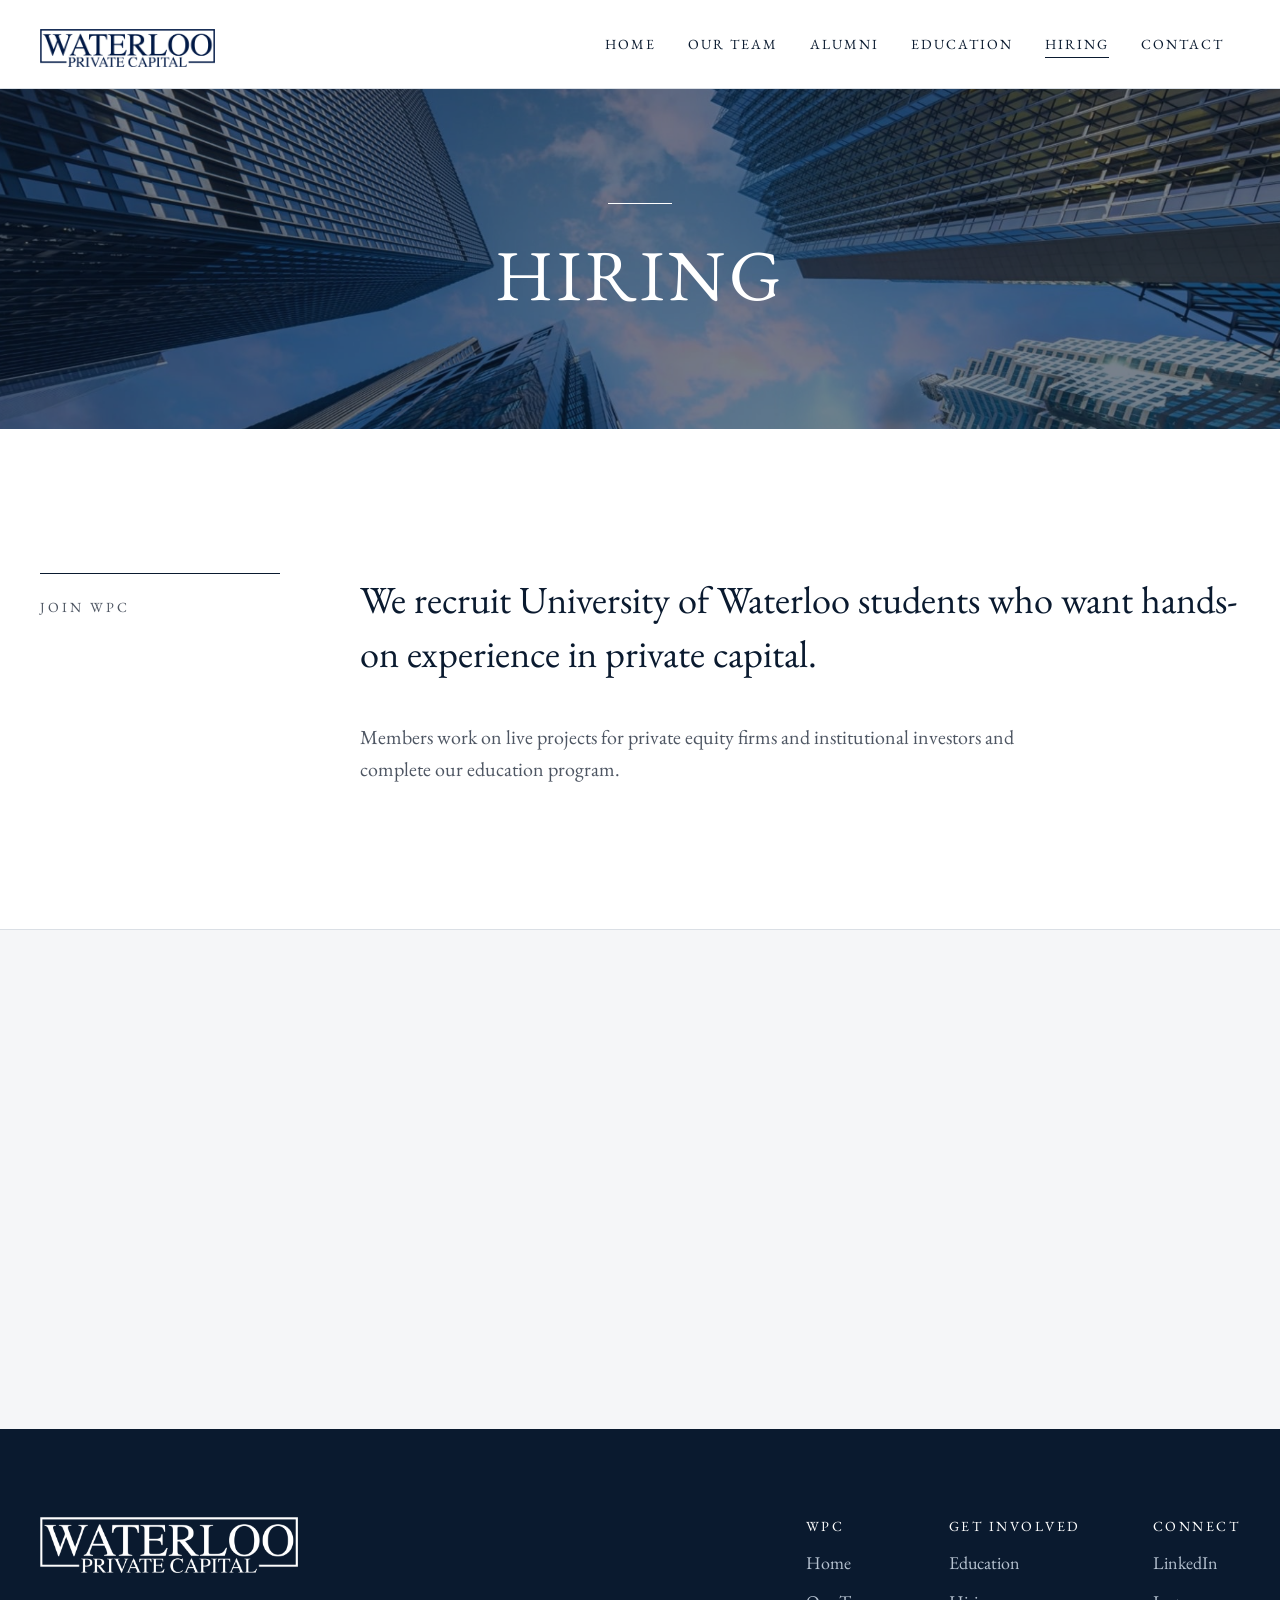
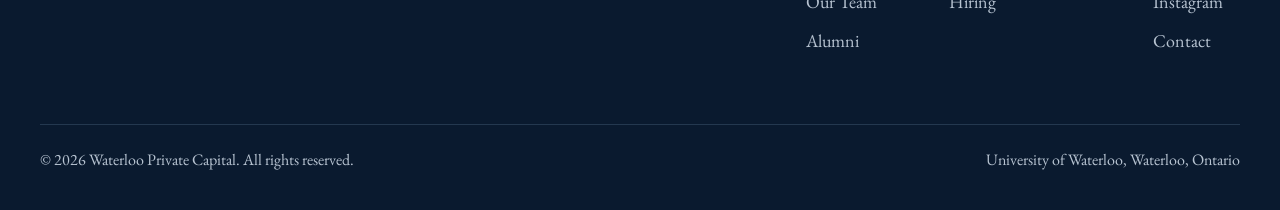
<file: hiring.html>
<!doctype html>
<html lang="en">
<head>
<meta charset="utf-8">
<title>Hiring | Waterloo Private Capital</title>
<meta name="description" content="Join Waterloo Private Capital. Open roles, recruiting timeline and how to apply.">
<meta name="viewport" content="width=device-width, initial-scale=1">
<link rel="icon" type="image/png" href="images/favicon.png">
<link rel="preconnect" href="https://fonts.googleapis.com">
<link href="https://fonts.googleapis.com/css2?family=EB+Garamond:ital,wght@0,400;0,500;0,600;0,700;1,400&amp;display=swap" rel="stylesheet">
<link href="https://fonts.googleapis.com/css2?family=Cormorant+Garamond:wght@400;600&amp;display=swap" rel="stylesheet">
<style>
body{margin:0;background:#FFFFFF}
a{color:#0A1A2F}a:hover{color:#3A5675}
a:focus-visible,button:focus-visible,input:focus-visible{outline:2px solid #3A5675;outline-offset:4px}
button:hover{background:#1C3350}
.social-btn{transition:background-color 0.3s ease,color 0.3s ease,border-color 0.3s ease}
.social-solid:hover{background:#3A5675 !important;border-color:#3A5675 !important;color:#FFFFFF !important}
.social-outline:hover{background:#0A1A2F !important;color:#FFFFFF !important}
</style>
<link rel="stylesheet" href="animations.css">
<link rel="stylesheet" href="mobile.css">
<script src="animations.js"></script>
</head>
<body>
<div style="font-family: 'EB Garamond', Garamond, Georgia, serif; color: #0A1A2F; background: #FFFFFF; width: 100%">

<header style="background: #FFFFFF; border-bottom: 1px solid #DADFE5">
<nav aria-label="Main" style="max-width: none; margin: 0; padding: 0 max(40px, calc((100% - 1280px) / 2)); min-height: 88px; display: flex; flex-wrap: wrap; align-items: center; justify-content: space-between; gap: 16px">
<a href="/" aria-label="Waterloo Private Capital home" style="text-decoration: none; display: inline-flex; padding: 16px 0"><span class="wpc-logo" role="img" aria-label="Waterloo Private Capital" style="display: block; position: relative; top: 4px; height: 38px; aspect-ratio: 1600 / 347; color: #001845; background: currentColor; -webkit-mask: url('images/logo-wpc.png') center / contain no-repeat; mask: url('images/logo-wpc.png') center / contain no-repeat"></span></a>
<div style="display: flex; flex-wrap: wrap; align-items: center; gap: 0">
<a href="/" style="color: #0A1A2F; text-decoration: none; font-size: 14px; letter-spacing: 2px; text-transform: uppercase; padding: 16px">Home</a>
<a href="/team" style="color: #0A1A2F; text-decoration: none; font-size: 14px; letter-spacing: 2px; text-transform: uppercase; padding: 16px">Our Team</a>
<a href="/alumni" style="color: #0A1A2F; text-decoration: none; font-size: 14px; letter-spacing: 2px; text-transform: uppercase; padding: 16px">Alumni</a>
<a href="/education" style="color: #0A1A2F; text-decoration: none; font-size: 14px; letter-spacing: 2px; text-transform: uppercase; padding: 16px">Education</a>
<a href="/hiring" aria-current="page" style="color: #0A1A2F; text-decoration: none; font-size: 14px; letter-spacing: 2px; text-transform: uppercase; padding: 16px">Hiring</a>
<a href="/contact" style="color: #0A1A2F; text-decoration: none; font-size: 14px; letter-spacing: 2px; text-transform: uppercase; padding: 16px">Contact</a>
</div>
</nav>
</header>

<section aria-labelledby="page-h" style="position: relative; overflow: hidden; background: #0A1A2F; color: #FFFFFF; min-height: 340px; display: flex; align-items: center; justify-content: center; text-align: center">
<img src="images/hero-hiring.jpg" alt="" style="position: absolute; top: 0; left: 0; width: 100%; height: 100%; object-fit: cover; object-position: center 50%">
<span aria-hidden="true" style="position: absolute; top: 0; right: 0; bottom: 0; left: 0; background: rgba(10, 26, 47, 0.55)"></span>
<div style="position: relative; padding: 0 40px; display: flex; flex-direction: column; align-items: center; gap: 32px">
<span style="display: block; width: 64px; height: 1px; background: #FFFFFF"></span>
<h1 id="page-h" style="margin: 0; font-weight: 400; font-size: clamp(44px, 5.6vw, 80px); line-height: 1.1; letter-spacing: 4px; text-transform: uppercase">Hiring</h1>
</div>
</section>

<section style="background: #FFFFFF">
<div style="max-width: 1280px; margin: 0 auto; padding: 144px 40px; display: flex; flex-wrap: wrap; gap: 80px">
<div style="flex: 0 1 240px; min-width: 0">
<p style="margin: 0; font-size: 14px; letter-spacing: 3px; text-transform: uppercase; color: #4D5562; border-top: 1px solid #0A1A2F; padding-top: 24px">Join WPC</p>
</div>
<div style="flex: 1 1 560px; min-width: 0; display: flex; flex-direction: column; gap: 40px">
<p style="margin: 0; font-size: clamp(28px, 3vw, 40px); line-height: 1.4; font-weight: 400">We recruit University of Waterloo students who want hands-on experience in private capital.</p>
<p style="margin: 0; font-size: 20px; line-height: 1.6; color: #4D5562; max-width: 720px">Members work on live projects for private equity firms and institutional investors and complete our education program.</p>
</div>
</div>
</section>

<section id="follow" style="background: #F5F6F8; color: #0A1A2F; border-top: 1px solid #DADFE5">
<div style="max-width: 1280px; margin: 0 auto; padding: 144px 40px; display: flex; flex-wrap: wrap; gap: 80px; align-items: flex-end">
<div style="flex: 1 1 520px; min-width: 0; display: flex; flex-direction: column; gap: 24px">
<p style="margin: 0; font-size: 14px; letter-spacing: 3px; text-transform: uppercase; color: #4D5562; border-top: 1px solid #0A1A2F; padding-top: 24px; align-self: flex-start; width: 240px; max-width: 100%">Recruiting</p>
<h2 style="margin: 0; font-weight: 400; font-size: clamp(36px, 4vw, 56px); line-height: 1.1">Follow us for recruiting updates</h2>
<p style="margin: 0; font-size: 20px; line-height: 1.6; color: #4D5562; max-width: 600px">We post recruiting dates and openings on LinkedIn and Instagram. Follow us there to hear about them first.</p>
</div>
<div style="flex: 0 1 440px; min-width: 0; display: flex; flex-wrap: wrap; gap: 16px">
<a href="https://www.linkedin.com/company/waterloo-private-capital/" target="_blank" rel="noopener" class="social-btn social-solid" style="display: inline-flex; align-items: center; gap: 12px; height: 56px; padding: 0 28px; text-decoration: none; font-size: 14px; letter-spacing: 2.5px; text-transform: uppercase; white-space: nowrap; background: #0A1A2F; color: #FFFFFF; border: 1px solid #0A1A2F"><svg width="18" height="18" viewBox="0 0 24 24" fill="currentColor" aria-hidden="true"><path d="M20.45 20.45h-3.56v-5.57c0-1.33-.03-3.04-1.85-3.04-1.85 0-2.14 1.45-2.14 2.94v5.67H9.34V9h3.42v1.56h.05c.48-.9 1.64-1.85 3.37-1.85 3.6 0 4.27 2.37 4.27 5.46v6.28zM5.34 7.43a2.06 2.06 0 1 1 0-4.13 2.06 2.06 0 0 1 0 4.13zM7.12 20.45H3.56V9h3.56v11.45zM22.22 0H1.77C.79 0 0 .77 0 1.73v20.54C0 23.23.79 24 1.77 24h20.45c.98 0 1.78-.77 1.78-1.73V1.73C24 .77 23.2 0 22.22 0z"/></svg>LinkedIn</a>
<a href="https://www.instagram.com/waterlooprivatecapital/" target="_blank" rel="noopener" class="social-btn social-outline" style="display: inline-flex; align-items: center; gap: 12px; height: 56px; padding: 0 28px; text-decoration: none; font-size: 14px; letter-spacing: 2.5px; text-transform: uppercase; white-space: nowrap; background: transparent; color: #0A1A2F; border: 1px solid #0A1A2F"><svg width="18" height="18" viewBox="0 0 24 24" fill="none" stroke="currentColor" stroke-width="1.8" aria-hidden="true"><rect x="3" y="3" width="18" height="18" rx="5"/><circle cx="12" cy="12" r="4"/><circle cx="17.5" cy="6.5" r="1.1" fill="currentColor" stroke="none"/></svg>Instagram</a>
</div>
</div>
</section>

<footer style="background: #0A1A2F; color: #B7C3D1">
<div style="max-width: 1280px; margin: 0 auto; padding: 88px 40px 40px; display: flex; flex-direction: column; gap: 64px">
<div style="display: flex; flex-wrap: wrap; justify-content: space-between; gap: 48px">
<div style="align-self: flex-start; display: inline-flex">
<span class="wpc-logo wpc-logo-footer" role="img" aria-label="Waterloo Private Capital" style="display: block; height: 56px; aspect-ratio: 1600 / 347; color: #FFFFFF; background: currentColor; -webkit-mask: url('images/logo-wpc.png') center / contain no-repeat; mask: url('images/logo-wpc.png') center / contain no-repeat"></span>
</div>
<div style="display: flex; flex-wrap: wrap; gap: 72px">
<div style="display: flex; flex-direction: column; gap: 0">
<p style="margin: 0 0 8px; font-size: 14px; letter-spacing: 2.5px; text-transform: uppercase; color: #FFFFFF">WPC</p>
<a href="/" style="color: #B7C3D1; text-decoration: none; font-size: 18px; padding: 8px 0">Home</a>
<a href="/team" style="color: #B7C3D1; text-decoration: none; font-size: 18px; padding: 8px 0">Our Team</a>
<a href="/alumni" style="color: #B7C3D1; text-decoration: none; font-size: 18px; padding: 8px 0">Alumni</a>
</div>
<div style="display: flex; flex-direction: column; gap: 0">
<p style="margin: 0 0 8px; font-size: 14px; letter-spacing: 2.5px; text-transform: uppercase; color: #FFFFFF">Get Involved</p>
<a href="/education" style="color: #B7C3D1; text-decoration: none; font-size: 18px; padding: 8px 0">Education</a>
<a href="/hiring" style="color: #B7C3D1; text-decoration: none; font-size: 18px; padding: 8px 0">Hiring</a>
</div>
<div style="display: flex; flex-direction: column; gap: 0">
<p style="margin: 0 0 8px; font-size: 14px; letter-spacing: 2.5px; text-transform: uppercase; color: #FFFFFF">Connect</p>
<a href="https://www.linkedin.com/company/waterloo-private-capital/" style="color: #B7C3D1; text-decoration: none; font-size: 18px; padding: 8px 0">LinkedIn</a>
<a href="https://www.instagram.com/waterlooprivatecapital/" style="color: #B7C3D1; text-decoration: none; font-size: 18px; padding: 8px 0">Instagram</a>
<a href="/contact" style="color: #B7C3D1; text-decoration: none; font-size: 18px; padding: 8px 0">Contact</a>
</div>
</div>
</div>
<div style="border-top: 1px solid #24384F; padding-top: 24px; display: flex; flex-wrap: wrap; justify-content: space-between; gap: 16px; font-size: 16px">
<span>© 2026 Waterloo Private Capital. All rights reserved.</span>
<span>University of Waterloo, Waterloo, Ontario</span>
</div>
</div>
</footer>

</div>
</body>
</html>
</file>
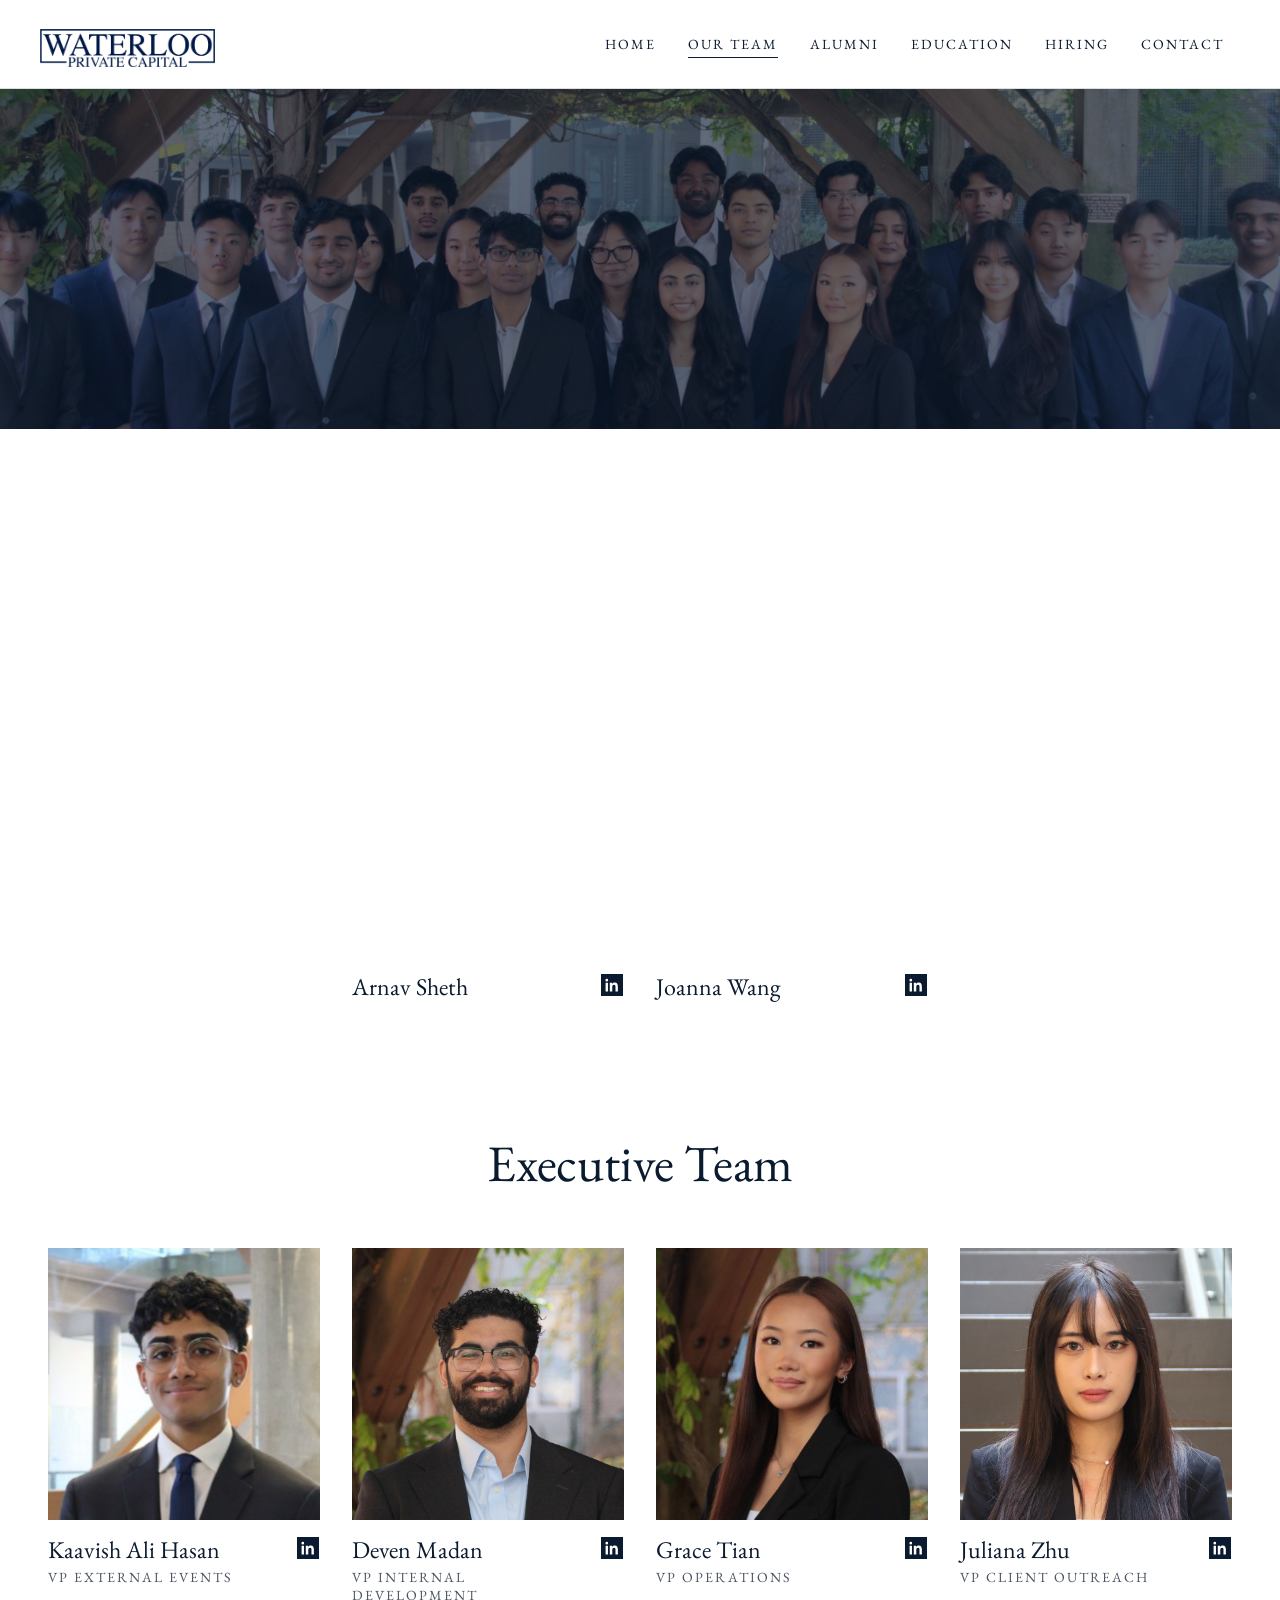
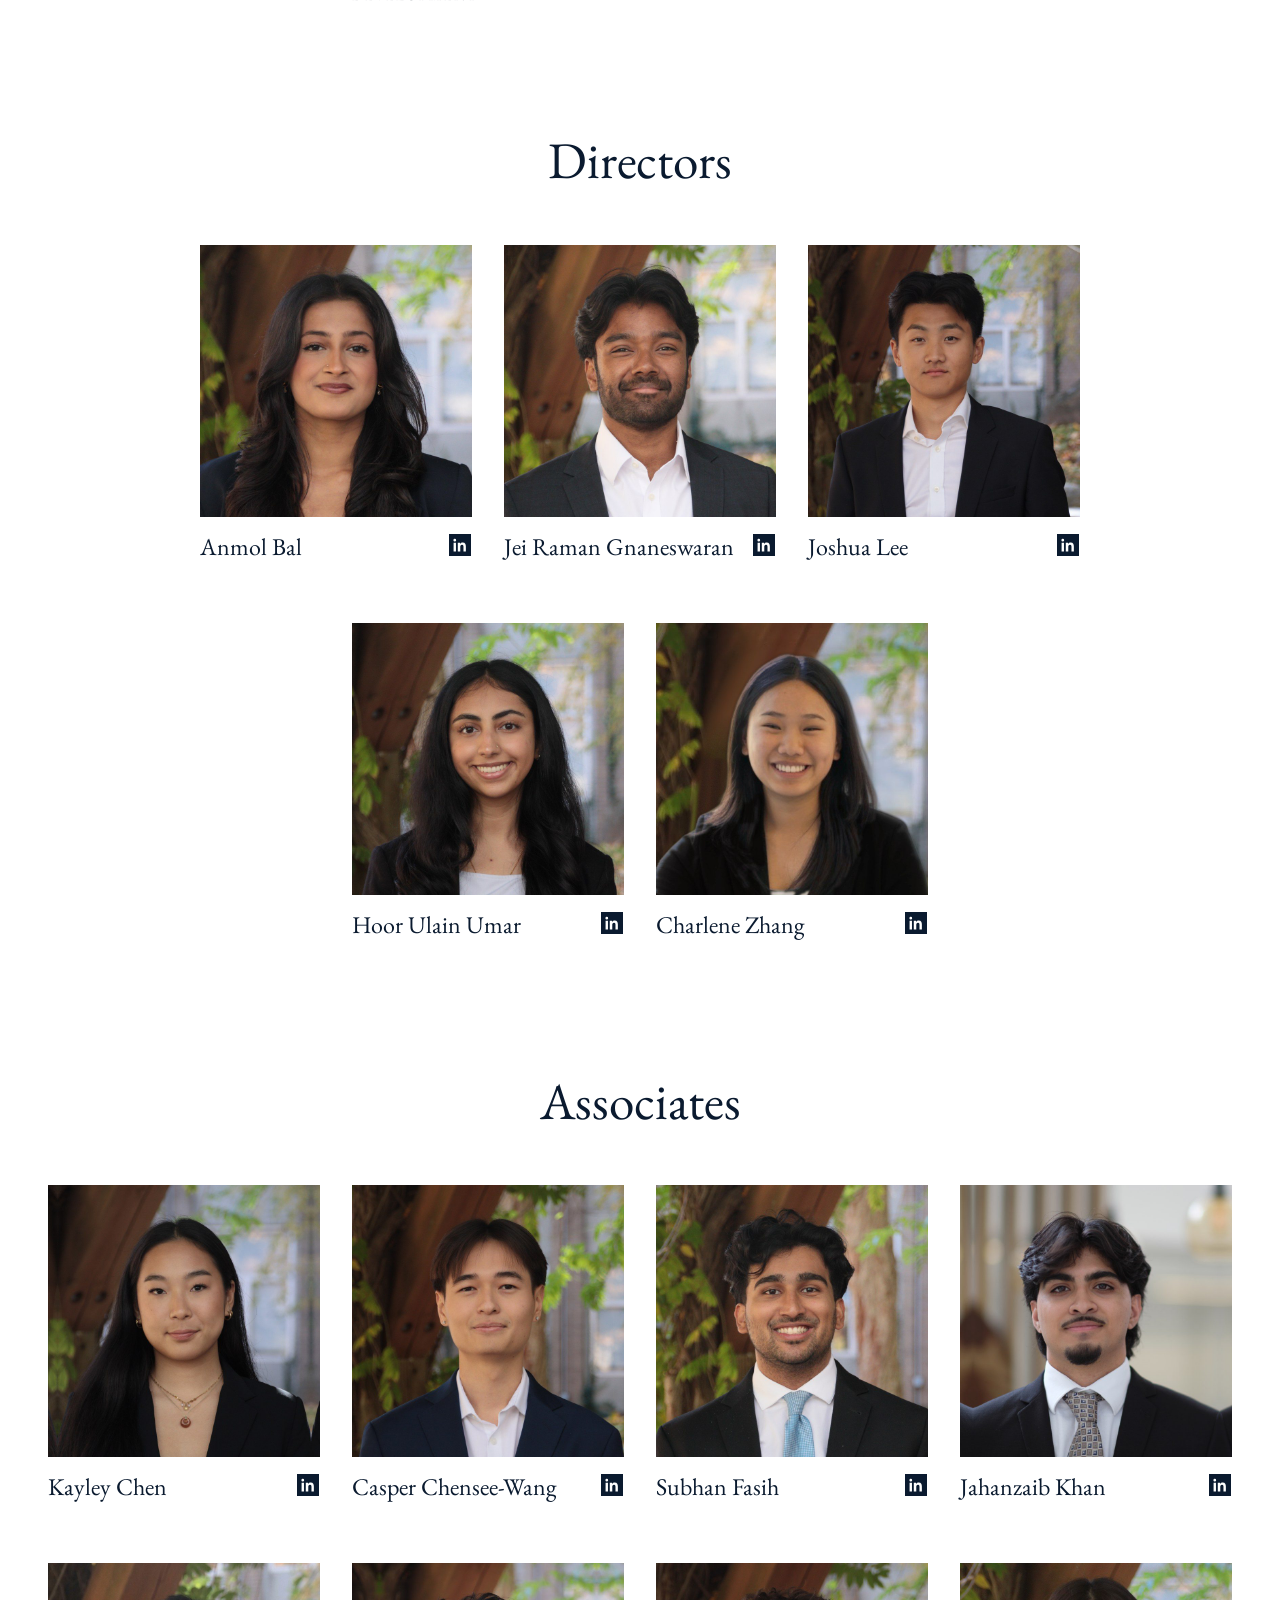
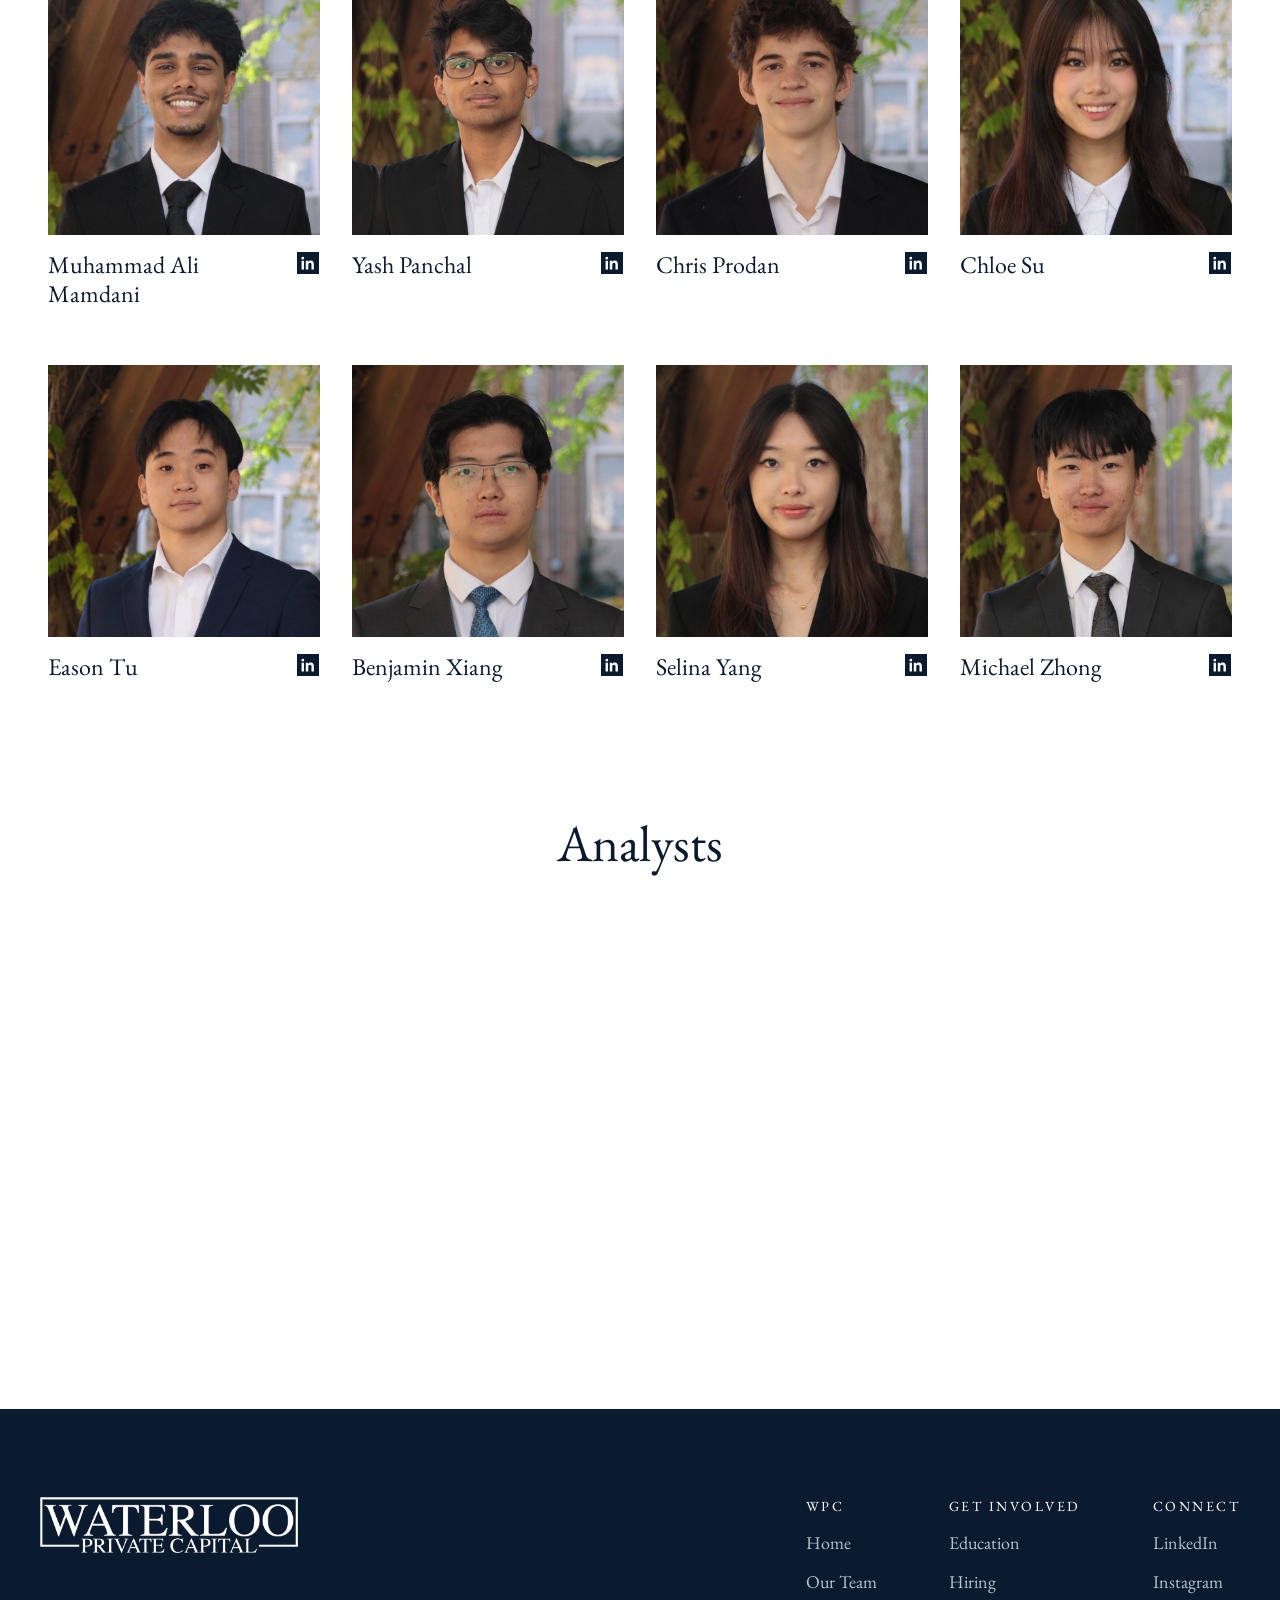
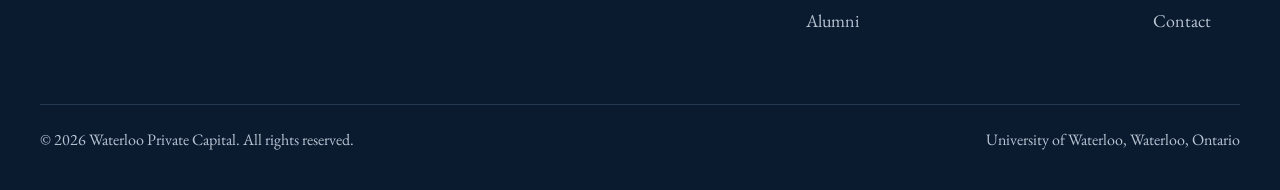
<file: team.html>
<!doctype html>
<html lang="en">
<head>
<meta charset="utf-8">
<title>Our People | Waterloo Private Capital</title>
<meta name="description" content="Meet the current team and alumni of Waterloo Private Capital, a student club at the University of Waterloo.">
<meta name="viewport" content="width=device-width, initial-scale=1">
<link rel="icon" type="image/png" href="images/favicon.png">
<link rel="preconnect" href="https://fonts.googleapis.com">
<link href="https://fonts.googleapis.com/css2?family=EB+Garamond:ital,wght@0,400;0,500;0,600;0,700;1,400&amp;display=swap" rel="stylesheet">
<link href="https://fonts.googleapis.com/css2?family=Cormorant+Garamond:wght@400;600&amp;display=swap" rel="stylesheet">
<style>
body{margin:0;background:#FFFFFF}
a{color:#0A1A2F}a:hover{color:#3A5675}
a:focus-visible{outline:2px solid #3A5675;outline-offset:4px}
</style>
<link rel="stylesheet" href="animations.css">
<link rel="stylesheet" href="mobile.css">
<script src="animations.js"></script>
</head>
<body>
<div style="font-family: 'EB Garamond', Garamond, Georgia, serif; color: #0A1A2F; background: #FFFFFF; width: 100%">

<header style="background: #FFFFFF; border-bottom: 1px solid #DADFE5">
<nav aria-label="Main" style="max-width: none; margin: 0; padding: 0 max(40px, calc((100% - 1280px) / 2)); min-height: 88px; display: flex; flex-wrap: wrap; align-items: center; justify-content: space-between; gap: 16px">
<a href="/" aria-label="Waterloo Private Capital home" style="text-decoration: none; display: inline-flex; padding: 16px 0"><span class="wpc-logo" role="img" aria-label="Waterloo Private Capital" style="display: block; position: relative; top: 4px; height: 38px; aspect-ratio: 1600 / 347; color: #001845; background: currentColor; -webkit-mask: url('images/logo-wpc.png') center / contain no-repeat; mask: url('images/logo-wpc.png') center / contain no-repeat"></span></a>
<div style="display: flex; flex-wrap: wrap; align-items: center; gap: 0">
<a href="/" style="color: #0A1A2F; text-decoration: none; font-size: 14px; letter-spacing: 2px; text-transform: uppercase; padding: 16px">Home</a>
<a href="/team" aria-current="page" style="color: #0A1A2F; text-decoration: none; font-size: 14px; letter-spacing: 2px; text-transform: uppercase; padding: 16px">Our Team</a>
<a href="/alumni" style="color: #0A1A2F; text-decoration: none; font-size: 14px; letter-spacing: 2px; text-transform: uppercase; padding: 16px">Alumni</a>
<a href="/education" style="color: #0A1A2F; text-decoration: none; font-size: 14px; letter-spacing: 2px; text-transform: uppercase; padding: 16px">Education</a>
<a href="/hiring" style="color: #0A1A2F; text-decoration: none; font-size: 14px; letter-spacing: 2px; text-transform: uppercase; padding: 16px">Hiring</a>
<a href="/contact" style="color: #0A1A2F; text-decoration: none; font-size: 14px; letter-spacing: 2px; text-transform: uppercase; padding: 16px">Contact</a>
</div>
</nav>
</header>

<section aria-labelledby="team-h" style="position: relative; overflow: hidden; background: #0A1A2F; color: #FFFFFF; min-height: 340px; display: flex; align-items: center; justify-content: center; text-align: center">
<img src="images/team-photo.jpg" alt="" style="position: absolute; top: 0; left: 0; width: 100%; height: 100%; object-fit: cover; object-position: center 62%">
<span aria-hidden="true" style="position: absolute; top: 0; right: 0; bottom: 0; left: 0; background: rgba(10, 26, 47, 0.64)"></span>
<div style="position: relative; padding: 0 40px; display: flex; flex-direction: column; align-items: center; gap: 32px">
<span style="display: block; width: 64px; height: 1px; background: #FFFFFF"></span>
<h1 id="team-h" style="margin: 0; font-weight: 400; font-size: clamp(44px, 5.6vw, 80px); line-height: 1.1; letter-spacing: 4px; text-transform: uppercase">Meet the Team</h1>
<p style="margin: 0; font-size: 16px; letter-spacing: 4px; text-transform: uppercase; color: #C9D2DD">Fall 2026</p>
</div>
</section>

<section id="current" style="background: #FFFFFF">
<div style="max-width: 1280px; margin: 0 auto; padding: 144px 40px 160px; display: flex; flex-direction: column; gap: 128px">

<div style="display: flex; flex-direction: column; gap: 56px">
<div style="display: flex; flex-direction: column; align-items: center; gap: 16px; text-align: center">
<h2 style="margin: 0; font-weight: 400; font-size: clamp(36px, 4vw, 56px); line-height: 1.1">Co-Presidents</h2>
</div>
<div style="display: flex; flex-wrap: wrap; justify-content: center; gap: 56px 32px">

<div style="width: 272px; max-width: 100%; display: flex; flex-direction: column; gap: 16px">
<img src="images/team/arnav.jpg" alt="Arnav Sheth" style="display: block; width: 100%; aspect-ratio: 1 / 1; object-fit: cover; background: #E4E8EE">

<div style="display: flex; justify-content: space-between; align-items: flex-start; gap: 8px">
<div style="display: flex; flex-direction: column; gap: 4px; min-width: 0"><span style="font-size: 24px; line-height: 1.2">Arnav Sheth</span></div>
<a href="#" aria-label="Arnav Sheth on LinkedIn" style="flex: none; width: 44px; height: 44px; margin: -10px -10px 0 0; display: inline-flex; align-items: center; justify-content: center"><svg width="22" height="22" viewBox="0 0 24 24" aria-hidden="true"><rect width="24" height="24" fill="#0A1A2F"></rect><path fill="#FFFFFF" d="M5 9.5h2.6V19H5zM6.3 5.2a1.5 1.5 0 1 1 0 3 1.5 1.5 0 0 1 0-3zM9.6 9.5h2.5v1.3c.4-.7 1.3-1.5 2.8-1.5 2.9 0 3.5 1.9 3.5 4.4V19h-2.6v-4.7c0-1.1 0-2.6-1.6-2.6s-1.9 1.2-1.9 2.5V19H9.6z"></path></svg></a>
</div>
</div>

<div style="width: 272px; max-width: 100%; display: flex; flex-direction: column; gap: 16px">
<img src="images/team/joanna.jpg" alt="Joanna Wang" style="display: block; width: 100%; aspect-ratio: 1 / 1; object-fit: cover; background: #E4E8EE">

<div style="display: flex; justify-content: space-between; align-items: flex-start; gap: 8px">
<div style="display: flex; flex-direction: column; gap: 4px; min-width: 0"><span style="font-size: 24px; line-height: 1.2">Joanna Wang</span></div>
<a href="#" aria-label="Joanna Wang on LinkedIn" style="flex: none; width: 44px; height: 44px; margin: -10px -10px 0 0; display: inline-flex; align-items: center; justify-content: center"><svg width="22" height="22" viewBox="0 0 24 24" aria-hidden="true"><rect width="24" height="24" fill="#0A1A2F"></rect><path fill="#FFFFFF" d="M5 9.5h2.6V19H5zM6.3 5.2a1.5 1.5 0 1 1 0 3 1.5 1.5 0 0 1 0-3zM9.6 9.5h2.5v1.3c.4-.7 1.3-1.5 2.8-1.5 2.9 0 3.5 1.9 3.5 4.4V19h-2.6v-4.7c0-1.1 0-2.6-1.6-2.6s-1.9 1.2-1.9 2.5V19H9.6z"></path></svg></a>
</div>
</div>

</div>
</div>

<div style="display: flex; flex-direction: column; gap: 56px">
<div style="display: flex; flex-direction: column; align-items: center; gap: 16px; text-align: center">
<h2 style="margin: 0; font-weight: 400; font-size: clamp(36px, 4vw, 56px); line-height: 1.1">Executive Team</h2>
</div>
<div style="display: flex; flex-wrap: wrap; justify-content: center; gap: 56px 32px">

<div style="width: 272px; max-width: 100%; display: flex; flex-direction: column; gap: 16px">
<img src="images/team/kaavish.jpg" alt="Kaavish Ali Hasan" style="display: block; width: 100%; aspect-ratio: 1 / 1; object-fit: cover; background: #E4E8EE">

<div style="display: flex; justify-content: space-between; align-items: flex-start; gap: 8px">
<div style="display: flex; flex-direction: column; gap: 4px; min-width: 0"><span style="font-size: 24px; line-height: 1.2">Kaavish Ali Hasan</span><span style="font-size: 14px; letter-spacing: 2px; text-transform: uppercase; color: #4D5562">VP External Events</span></div>
<a href="#" aria-label="Kaavish Ali Hasan on LinkedIn" style="flex: none; width: 44px; height: 44px; margin: -10px -10px 0 0; display: inline-flex; align-items: center; justify-content: center"><svg width="22" height="22" viewBox="0 0 24 24" aria-hidden="true"><rect width="24" height="24" fill="#0A1A2F"></rect><path fill="#FFFFFF" d="M5 9.5h2.6V19H5zM6.3 5.2a1.5 1.5 0 1 1 0 3 1.5 1.5 0 0 1 0-3zM9.6 9.5h2.5v1.3c.4-.7 1.3-1.5 2.8-1.5 2.9 0 3.5 1.9 3.5 4.4V19h-2.6v-4.7c0-1.1 0-2.6-1.6-2.6s-1.9 1.2-1.9 2.5V19H9.6z"></path></svg></a>
</div>
</div>

<div style="width: 272px; max-width: 100%; display: flex; flex-direction: column; gap: 16px">
<img src="images/team/deven.jpg" alt="Deven Madan" style="display: block; width: 100%; aspect-ratio: 1 / 1; object-fit: cover; background: #E4E8EE">

<div style="display: flex; justify-content: space-between; align-items: flex-start; gap: 8px">
<div style="display: flex; flex-direction: column; gap: 4px; min-width: 0"><span style="font-size: 24px; line-height: 1.2">Deven Madan</span><span style="font-size: 14px; letter-spacing: 2px; text-transform: uppercase; color: #4D5562">VP Internal Development</span></div>
<a href="#" aria-label="Deven Madan on LinkedIn" style="flex: none; width: 44px; height: 44px; margin: -10px -10px 0 0; display: inline-flex; align-items: center; justify-content: center"><svg width="22" height="22" viewBox="0 0 24 24" aria-hidden="true"><rect width="24" height="24" fill="#0A1A2F"></rect><path fill="#FFFFFF" d="M5 9.5h2.6V19H5zM6.3 5.2a1.5 1.5 0 1 1 0 3 1.5 1.5 0 0 1 0-3zM9.6 9.5h2.5v1.3c.4-.7 1.3-1.5 2.8-1.5 2.9 0 3.5 1.9 3.5 4.4V19h-2.6v-4.7c0-1.1 0-2.6-1.6-2.6s-1.9 1.2-1.9 2.5V19H9.6z"></path></svg></a>
</div>
</div>

<div style="width: 272px; max-width: 100%; display: flex; flex-direction: column; gap: 16px">
<img src="images/team/grace.jpg" alt="Grace Tian" style="display: block; width: 100%; aspect-ratio: 1 / 1; object-fit: cover; background: #E4E8EE">

<div style="display: flex; justify-content: space-between; align-items: flex-start; gap: 8px">
<div style="display: flex; flex-direction: column; gap: 4px; min-width: 0"><span style="font-size: 24px; line-height: 1.2">Grace Tian</span><span style="font-size: 14px; letter-spacing: 2px; text-transform: uppercase; color: #4D5562">VP Operations</span></div>
<a href="#" aria-label="Grace Tian on LinkedIn" style="flex: none; width: 44px; height: 44px; margin: -10px -10px 0 0; display: inline-flex; align-items: center; justify-content: center"><svg width="22" height="22" viewBox="0 0 24 24" aria-hidden="true"><rect width="24" height="24" fill="#0A1A2F"></rect><path fill="#FFFFFF" d="M5 9.5h2.6V19H5zM6.3 5.2a1.5 1.5 0 1 1 0 3 1.5 1.5 0 0 1 0-3zM9.6 9.5h2.5v1.3c.4-.7 1.3-1.5 2.8-1.5 2.9 0 3.5 1.9 3.5 4.4V19h-2.6v-4.7c0-1.1 0-2.6-1.6-2.6s-1.9 1.2-1.9 2.5V19H9.6z"></path></svg></a>
</div>
</div>

<div style="width: 272px; max-width: 100%; display: flex; flex-direction: column; gap: 16px">
<img src="images/team/juliana.jpg" alt="Juliana Zhu" style="display: block; width: 100%; aspect-ratio: 1 / 1; object-fit: cover; background: #E4E8EE">

<div style="display: flex; justify-content: space-between; align-items: flex-start; gap: 8px">
<div style="display: flex; flex-direction: column; gap: 4px; min-width: 0"><span style="font-size: 24px; line-height: 1.2">Juliana Zhu</span><span style="font-size: 14px; letter-spacing: 2px; text-transform: uppercase; color: #4D5562">VP Client Outreach</span></div>
<a href="#" aria-label="Juliana Zhu on LinkedIn" style="flex: none; width: 44px; height: 44px; margin: -10px -10px 0 0; display: inline-flex; align-items: center; justify-content: center"><svg width="22" height="22" viewBox="0 0 24 24" aria-hidden="true"><rect width="24" height="24" fill="#0A1A2F"></rect><path fill="#FFFFFF" d="M5 9.5h2.6V19H5zM6.3 5.2a1.5 1.5 0 1 1 0 3 1.5 1.5 0 0 1 0-3zM9.6 9.5h2.5v1.3c.4-.7 1.3-1.5 2.8-1.5 2.9 0 3.5 1.9 3.5 4.4V19h-2.6v-4.7c0-1.1 0-2.6-1.6-2.6s-1.9 1.2-1.9 2.5V19H9.6z"></path></svg></a>
</div>
</div>

</div>
</div>

<div style="display: flex; flex-direction: column; gap: 56px">
<div style="display: flex; flex-direction: column; align-items: center; gap: 16px; text-align: center">
<h2 style="margin: 0; font-weight: 400; font-size: clamp(36px, 4vw, 56px); line-height: 1.1">Directors</h2>
</div>
<div style="display: flex; flex-wrap: wrap; justify-content: center; gap: 56px 32px">

<div style="width: 272px; max-width: 100%; display: flex; flex-direction: column; gap: 16px">
<img src="images/team/anmol.jpg" alt="Anmol Bal" style="display: block; width: 100%; aspect-ratio: 1 / 1; object-fit: cover; background: #E4E8EE">

<div style="display: flex; justify-content: space-between; align-items: flex-start; gap: 8px">
<div style="display: flex; flex-direction: column; gap: 4px; min-width: 0"><span style="font-size: 24px; line-height: 1.2">Anmol Bal</span></div>
<a href="#" aria-label="Anmol Bal on LinkedIn" style="flex: none; width: 44px; height: 44px; margin: -10px -10px 0 0; display: inline-flex; align-items: center; justify-content: center"><svg width="22" height="22" viewBox="0 0 24 24" aria-hidden="true"><rect width="24" height="24" fill="#0A1A2F"></rect><path fill="#FFFFFF" d="M5 9.5h2.6V19H5zM6.3 5.2a1.5 1.5 0 1 1 0 3 1.5 1.5 0 0 1 0-3zM9.6 9.5h2.5v1.3c.4-.7 1.3-1.5 2.8-1.5 2.9 0 3.5 1.9 3.5 4.4V19h-2.6v-4.7c0-1.1 0-2.6-1.6-2.6s-1.9 1.2-1.9 2.5V19H9.6z"></path></svg></a>
</div>
</div>

<div style="width: 272px; max-width: 100%; display: flex; flex-direction: column; gap: 16px">
<img src="images/team/jei.jpg" alt="Jei Raman Gnaneswaran" style="display: block; width: 100%; aspect-ratio: 1 / 1; object-fit: cover; background: #E4E8EE">

<div style="display: flex; justify-content: space-between; align-items: flex-start; gap: 8px">
<div style="display: flex; flex-direction: column; gap: 4px; min-width: 0"><span style="font-size: 24px; line-height: 1.2">Jei Raman Gnaneswaran</span></div>
<a href="#" aria-label="Jei Raman Gnaneswaran on LinkedIn" style="flex: none; width: 44px; height: 44px; margin: -10px -10px 0 0; display: inline-flex; align-items: center; justify-content: center"><svg width="22" height="22" viewBox="0 0 24 24" aria-hidden="true"><rect width="24" height="24" fill="#0A1A2F"></rect><path fill="#FFFFFF" d="M5 9.5h2.6V19H5zM6.3 5.2a1.5 1.5 0 1 1 0 3 1.5 1.5 0 0 1 0-3zM9.6 9.5h2.5v1.3c.4-.7 1.3-1.5 2.8-1.5 2.9 0 3.5 1.9 3.5 4.4V19h-2.6v-4.7c0-1.1 0-2.6-1.6-2.6s-1.9 1.2-1.9 2.5V19H9.6z"></path></svg></a>
</div>
</div>

<div style="width: 272px; max-width: 100%; display: flex; flex-direction: column; gap: 16px">
<img src="images/team/joshua.jpg" alt="Joshua Lee" style="display: block; width: 100%; aspect-ratio: 1 / 1; object-fit: cover; background: #E4E8EE">

<div style="display: flex; justify-content: space-between; align-items: flex-start; gap: 8px">
<div style="display: flex; flex-direction: column; gap: 4px; min-width: 0"><span style="font-size: 24px; line-height: 1.2">Joshua Lee</span></div>
<a href="#" aria-label="Joshua Lee on LinkedIn" style="flex: none; width: 44px; height: 44px; margin: -10px -10px 0 0; display: inline-flex; align-items: center; justify-content: center"><svg width="22" height="22" viewBox="0 0 24 24" aria-hidden="true"><rect width="24" height="24" fill="#0A1A2F"></rect><path fill="#FFFFFF" d="M5 9.5h2.6V19H5zM6.3 5.2a1.5 1.5 0 1 1 0 3 1.5 1.5 0 0 1 0-3zM9.6 9.5h2.5v1.3c.4-.7 1.3-1.5 2.8-1.5 2.9 0 3.5 1.9 3.5 4.4V19h-2.6v-4.7c0-1.1 0-2.6-1.6-2.6s-1.9 1.2-1.9 2.5V19H9.6z"></path></svg></a>
</div>
</div>

<div style="width: 272px; max-width: 100%; display: flex; flex-direction: column; gap: 16px">
<img src="images/team/hoor.jpg" alt="Hoor Ulain Umar" style="display: block; width: 100%; aspect-ratio: 1 / 1; object-fit: cover; background: #E4E8EE">

<div style="display: flex; justify-content: space-between; align-items: flex-start; gap: 8px">
<div style="display: flex; flex-direction: column; gap: 4px; min-width: 0"><span style="font-size: 24px; line-height: 1.2">Hoor Ulain Umar</span></div>
<a href="#" aria-label="Hoor Ulain Umar on LinkedIn" style="flex: none; width: 44px; height: 44px; margin: -10px -10px 0 0; display: inline-flex; align-items: center; justify-content: center"><svg width="22" height="22" viewBox="0 0 24 24" aria-hidden="true"><rect width="24" height="24" fill="#0A1A2F"></rect><path fill="#FFFFFF" d="M5 9.5h2.6V19H5zM6.3 5.2a1.5 1.5 0 1 1 0 3 1.5 1.5 0 0 1 0-3zM9.6 9.5h2.5v1.3c.4-.7 1.3-1.5 2.8-1.5 2.9 0 3.5 1.9 3.5 4.4V19h-2.6v-4.7c0-1.1 0-2.6-1.6-2.6s-1.9 1.2-1.9 2.5V19H9.6z"></path></svg></a>
</div>
</div>

<div style="width: 272px; max-width: 100%; display: flex; flex-direction: column; gap: 16px">
<img src="images/team/charlene.jpg" alt="Charlene Zhang" style="display: block; width: 100%; aspect-ratio: 1 / 1; object-fit: cover; background: #E4E8EE">

<div style="display: flex; justify-content: space-between; align-items: flex-start; gap: 8px">
<div style="display: flex; flex-direction: column; gap: 4px; min-width: 0"><span style="font-size: 24px; line-height: 1.2">Charlene Zhang</span></div>
<a href="#" aria-label="Charlene Zhang on LinkedIn" style="flex: none; width: 44px; height: 44px; margin: -10px -10px 0 0; display: inline-flex; align-items: center; justify-content: center"><svg width="22" height="22" viewBox="0 0 24 24" aria-hidden="true"><rect width="24" height="24" fill="#0A1A2F"></rect><path fill="#FFFFFF" d="M5 9.5h2.6V19H5zM6.3 5.2a1.5 1.5 0 1 1 0 3 1.5 1.5 0 0 1 0-3zM9.6 9.5h2.5v1.3c.4-.7 1.3-1.5 2.8-1.5 2.9 0 3.5 1.9 3.5 4.4V19h-2.6v-4.7c0-1.1 0-2.6-1.6-2.6s-1.9 1.2-1.9 2.5V19H9.6z"></path></svg></a>
</div>
</div>

</div>
</div>

<div style="display: flex; flex-direction: column; gap: 56px">
<div style="display: flex; flex-direction: column; align-items: center; gap: 16px; text-align: center">
<h2 style="margin: 0; font-weight: 400; font-size: clamp(36px, 4vw, 56px); line-height: 1.1">Associates</h2>
</div>
<div style="display: flex; flex-wrap: wrap; justify-content: center; gap: 56px 32px">

<div style="width: 272px; max-width: 100%; display: flex; flex-direction: column; gap: 16px">
<img src="images/team/kayley.jpg" alt="Kayley Chen" style="display: block; width: 100%; aspect-ratio: 1 / 1; object-fit: cover; background: #E4E8EE">

<div style="display: flex; justify-content: space-between; align-items: flex-start; gap: 8px">
<div style="display: flex; flex-direction: column; gap: 4px; min-width: 0"><span style="font-size: 24px; line-height: 1.2">Kayley Chen</span></div>
<a href="#" aria-label="Kayley Chen on LinkedIn" style="flex: none; width: 44px; height: 44px; margin: -10px -10px 0 0; display: inline-flex; align-items: center; justify-content: center"><svg width="22" height="22" viewBox="0 0 24 24" aria-hidden="true"><rect width="24" height="24" fill="#0A1A2F"></rect><path fill="#FFFFFF" d="M5 9.5h2.6V19H5zM6.3 5.2a1.5 1.5 0 1 1 0 3 1.5 1.5 0 0 1 0-3zM9.6 9.5h2.5v1.3c.4-.7 1.3-1.5 2.8-1.5 2.9 0 3.5 1.9 3.5 4.4V19h-2.6v-4.7c0-1.1 0-2.6-1.6-2.6s-1.9 1.2-1.9 2.5V19H9.6z"></path></svg></a>
</div>
</div>

<div style="width: 272px; max-width: 100%; display: flex; flex-direction: column; gap: 16px">
<img src="images/team/casper.jpg" alt="Casper Chensee-Wang" style="display: block; width: 100%; aspect-ratio: 1 / 1; object-fit: cover; background: #E4E8EE">

<div style="display: flex; justify-content: space-between; align-items: flex-start; gap: 8px">
<div style="display: flex; flex-direction: column; gap: 4px; min-width: 0"><span style="font-size: 24px; line-height: 1.2">Casper Chensee-Wang</span></div>
<a href="#" aria-label="Casper Chensee-Wang on LinkedIn" style="flex: none; width: 44px; height: 44px; margin: -10px -10px 0 0; display: inline-flex; align-items: center; justify-content: center"><svg width="22" height="22" viewBox="0 0 24 24" aria-hidden="true"><rect width="24" height="24" fill="#0A1A2F"></rect><path fill="#FFFFFF" d="M5 9.5h2.6V19H5zM6.3 5.2a1.5 1.5 0 1 1 0 3 1.5 1.5 0 0 1 0-3zM9.6 9.5h2.5v1.3c.4-.7 1.3-1.5 2.8-1.5 2.9 0 3.5 1.9 3.5 4.4V19h-2.6v-4.7c0-1.1 0-2.6-1.6-2.6s-1.9 1.2-1.9 2.5V19H9.6z"></path></svg></a>
</div>
</div>

<div style="width: 272px; max-width: 100%; display: flex; flex-direction: column; gap: 16px">
<img src="images/team/subhan.jpg" alt="Subhan Fasih" style="display: block; width: 100%; aspect-ratio: 1 / 1; object-fit: cover; background: #E4E8EE">

<div style="display: flex; justify-content: space-between; align-items: flex-start; gap: 8px">
<div style="display: flex; flex-direction: column; gap: 4px; min-width: 0"><span style="font-size: 24px; line-height: 1.2">Subhan Fasih</span></div>
<a href="#" aria-label="Subhan Fasih on LinkedIn" style="flex: none; width: 44px; height: 44px; margin: -10px -10px 0 0; display: inline-flex; align-items: center; justify-content: center"><svg width="22" height="22" viewBox="0 0 24 24" aria-hidden="true"><rect width="24" height="24" fill="#0A1A2F"></rect><path fill="#FFFFFF" d="M5 9.5h2.6V19H5zM6.3 5.2a1.5 1.5 0 1 1 0 3 1.5 1.5 0 0 1 0-3zM9.6 9.5h2.5v1.3c.4-.7 1.3-1.5 2.8-1.5 2.9 0 3.5 1.9 3.5 4.4V19h-2.6v-4.7c0-1.1 0-2.6-1.6-2.6s-1.9 1.2-1.9 2.5V19H9.6z"></path></svg></a>
</div>
</div>

<div style="width: 272px; max-width: 100%; display: flex; flex-direction: column; gap: 16px">
<img src="images/team/jahanzaib.jpg" alt="Jahanzaib Khan" style="display: block; width: 100%; aspect-ratio: 1 / 1; object-fit: cover; background: #E4E8EE">

<div style="display: flex; justify-content: space-between; align-items: flex-start; gap: 8px">
<div style="display: flex; flex-direction: column; gap: 4px; min-width: 0"><span style="font-size: 24px; line-height: 1.2">Jahanzaib Khan</span></div>
<a href="#" aria-label="Jahanzaib Khan on LinkedIn" style="flex: none; width: 44px; height: 44px; margin: -10px -10px 0 0; display: inline-flex; align-items: center; justify-content: center"><svg width="22" height="22" viewBox="0 0 24 24" aria-hidden="true"><rect width="24" height="24" fill="#0A1A2F"></rect><path fill="#FFFFFF" d="M5 9.5h2.6V19H5zM6.3 5.2a1.5 1.5 0 1 1 0 3 1.5 1.5 0 0 1 0-3zM9.6 9.5h2.5v1.3c.4-.7 1.3-1.5 2.8-1.5 2.9 0 3.5 1.9 3.5 4.4V19h-2.6v-4.7c0-1.1 0-2.6-1.6-2.6s-1.9 1.2-1.9 2.5V19H9.6z"></path></svg></a>
</div>
</div>

<div style="width: 272px; max-width: 100%; display: flex; flex-direction: column; gap: 16px">
<img src="images/team/mamdani.jpg" alt="Muhammad Ali Mamdani" style="display: block; width: 100%; aspect-ratio: 1 / 1; object-fit: cover; background: #E4E8EE">

<div style="display: flex; justify-content: space-between; align-items: flex-start; gap: 8px">
<div style="display: flex; flex-direction: column; gap: 4px; min-width: 0"><span style="font-size: 24px; line-height: 1.2">Muhammad Ali Mamdani</span></div>
<a href="#" aria-label="Muhammad Ali Mamdani on LinkedIn" style="flex: none; width: 44px; height: 44px; margin: -10px -10px 0 0; display: inline-flex; align-items: center; justify-content: center"><svg width="22" height="22" viewBox="0 0 24 24" aria-hidden="true"><rect width="24" height="24" fill="#0A1A2F"></rect><path fill="#FFFFFF" d="M5 9.5h2.6V19H5zM6.3 5.2a1.5 1.5 0 1 1 0 3 1.5 1.5 0 0 1 0-3zM9.6 9.5h2.5v1.3c.4-.7 1.3-1.5 2.8-1.5 2.9 0 3.5 1.9 3.5 4.4V19h-2.6v-4.7c0-1.1 0-2.6-1.6-2.6s-1.9 1.2-1.9 2.5V19H9.6z"></path></svg></a>
</div>
</div>

<div style="width: 272px; max-width: 100%; display: flex; flex-direction: column; gap: 16px">
<img src="images/team/yash.jpg" alt="Yash Panchal" style="display: block; width: 100%; aspect-ratio: 1 / 1; object-fit: cover; background: #E4E8EE">

<div style="display: flex; justify-content: space-between; align-items: flex-start; gap: 8px">
<div style="display: flex; flex-direction: column; gap: 4px; min-width: 0"><span style="font-size: 24px; line-height: 1.2">Yash Panchal</span></div>
<a href="#" aria-label="Yash Panchal on LinkedIn" style="flex: none; width: 44px; height: 44px; margin: -10px -10px 0 0; display: inline-flex; align-items: center; justify-content: center"><svg width="22" height="22" viewBox="0 0 24 24" aria-hidden="true"><rect width="24" height="24" fill="#0A1A2F"></rect><path fill="#FFFFFF" d="M5 9.5h2.6V19H5zM6.3 5.2a1.5 1.5 0 1 1 0 3 1.5 1.5 0 0 1 0-3zM9.6 9.5h2.5v1.3c.4-.7 1.3-1.5 2.8-1.5 2.9 0 3.5 1.9 3.5 4.4V19h-2.6v-4.7c0-1.1 0-2.6-1.6-2.6s-1.9 1.2-1.9 2.5V19H9.6z"></path></svg></a>
</div>
</div>

<div style="width: 272px; max-width: 100%; display: flex; flex-direction: column; gap: 16px">
<img src="images/team/chris.jpg" alt="Chris Prodan" style="display: block; width: 100%; aspect-ratio: 1 / 1; object-fit: cover; background: #E4E8EE">

<div style="display: flex; justify-content: space-between; align-items: flex-start; gap: 8px">
<div style="display: flex; flex-direction: column; gap: 4px; min-width: 0"><span style="font-size: 24px; line-height: 1.2">Chris Prodan</span></div>
<a href="#" aria-label="Chris Prodan on LinkedIn" style="flex: none; width: 44px; height: 44px; margin: -10px -10px 0 0; display: inline-flex; align-items: center; justify-content: center"><svg width="22" height="22" viewBox="0 0 24 24" aria-hidden="true"><rect width="24" height="24" fill="#0A1A2F"></rect><path fill="#FFFFFF" d="M5 9.5h2.6V19H5zM6.3 5.2a1.5 1.5 0 1 1 0 3 1.5 1.5 0 0 1 0-3zM9.6 9.5h2.5v1.3c.4-.7 1.3-1.5 2.8-1.5 2.9 0 3.5 1.9 3.5 4.4V19h-2.6v-4.7c0-1.1 0-2.6-1.6-2.6s-1.9 1.2-1.9 2.5V19H9.6z"></path></svg></a>
</div>
</div>

<div style="width: 272px; max-width: 100%; display: flex; flex-direction: column; gap: 16px">
<img src="images/team/chloe.jpg" alt="Chloe Su" style="display: block; width: 100%; aspect-ratio: 1 / 1; object-fit: cover; background: #E4E8EE">

<div style="display: flex; justify-content: space-between; align-items: flex-start; gap: 8px">
<div style="display: flex; flex-direction: column; gap: 4px; min-width: 0"><span style="font-size: 24px; line-height: 1.2">Chloe Su</span></div>
<a href="#" aria-label="Chloe Su on LinkedIn" style="flex: none; width: 44px; height: 44px; margin: -10px -10px 0 0; display: inline-flex; align-items: center; justify-content: center"><svg width="22" height="22" viewBox="0 0 24 24" aria-hidden="true"><rect width="24" height="24" fill="#0A1A2F"></rect><path fill="#FFFFFF" d="M5 9.5h2.6V19H5zM6.3 5.2a1.5 1.5 0 1 1 0 3 1.5 1.5 0 0 1 0-3zM9.6 9.5h2.5v1.3c.4-.7 1.3-1.5 2.8-1.5 2.9 0 3.5 1.9 3.5 4.4V19h-2.6v-4.7c0-1.1 0-2.6-1.6-2.6s-1.9 1.2-1.9 2.5V19H9.6z"></path></svg></a>
</div>
</div>

<div style="width: 272px; max-width: 100%; display: flex; flex-direction: column; gap: 16px">
<img src="images/team/eason.jpg" alt="Eason Tu" style="display: block; width: 100%; aspect-ratio: 1 / 1; object-fit: cover; background: #E4E8EE">

<div style="display: flex; justify-content: space-between; align-items: flex-start; gap: 8px">
<div style="display: flex; flex-direction: column; gap: 4px; min-width: 0"><span style="font-size: 24px; line-height: 1.2">Eason Tu</span></div>
<a href="#" aria-label="Eason Tu on LinkedIn" style="flex: none; width: 44px; height: 44px; margin: -10px -10px 0 0; display: inline-flex; align-items: center; justify-content: center"><svg width="22" height="22" viewBox="0 0 24 24" aria-hidden="true"><rect width="24" height="24" fill="#0A1A2F"></rect><path fill="#FFFFFF" d="M5 9.5h2.6V19H5zM6.3 5.2a1.5 1.5 0 1 1 0 3 1.5 1.5 0 0 1 0-3zM9.6 9.5h2.5v1.3c.4-.7 1.3-1.5 2.8-1.5 2.9 0 3.5 1.9 3.5 4.4V19h-2.6v-4.7c0-1.1 0-2.6-1.6-2.6s-1.9 1.2-1.9 2.5V19H9.6z"></path></svg></a>
</div>
</div>

<div style="width: 272px; max-width: 100%; display: flex; flex-direction: column; gap: 16px">
<img src="images/team/benjamin.jpg" alt="Benjamin Xiang" style="display: block; width: 100%; aspect-ratio: 1 / 1; object-fit: cover; background: #E4E8EE">

<div style="display: flex; justify-content: space-between; align-items: flex-start; gap: 8px">
<div style="display: flex; flex-direction: column; gap: 4px; min-width: 0"><span style="font-size: 24px; line-height: 1.2">Benjamin Xiang</span></div>
<a href="#" aria-label="Benjamin Xiang on LinkedIn" style="flex: none; width: 44px; height: 44px; margin: -10px -10px 0 0; display: inline-flex; align-items: center; justify-content: center"><svg width="22" height="22" viewBox="0 0 24 24" aria-hidden="true"><rect width="24" height="24" fill="#0A1A2F"></rect><path fill="#FFFFFF" d="M5 9.5h2.6V19H5zM6.3 5.2a1.5 1.5 0 1 1 0 3 1.5 1.5 0 0 1 0-3zM9.6 9.5h2.5v1.3c.4-.7 1.3-1.5 2.8-1.5 2.9 0 3.5 1.9 3.5 4.4V19h-2.6v-4.7c0-1.1 0-2.6-1.6-2.6s-1.9 1.2-1.9 2.5V19H9.6z"></path></svg></a>
</div>
</div>

<div style="width: 272px; max-width: 100%; display: flex; flex-direction: column; gap: 16px">
<img src="images/team/selina.jpg" alt="Selina Yang" style="display: block; width: 100%; aspect-ratio: 1 / 1; object-fit: cover; background: #E4E8EE">

<div style="display: flex; justify-content: space-between; align-items: flex-start; gap: 8px">
<div style="display: flex; flex-direction: column; gap: 4px; min-width: 0"><span style="font-size: 24px; line-height: 1.2">Selina Yang</span></div>
<a href="#" aria-label="Selina Yang on LinkedIn" style="flex: none; width: 44px; height: 44px; margin: -10px -10px 0 0; display: inline-flex; align-items: center; justify-content: center"><svg width="22" height="22" viewBox="0 0 24 24" aria-hidden="true"><rect width="24" height="24" fill="#0A1A2F"></rect><path fill="#FFFFFF" d="M5 9.5h2.6V19H5zM6.3 5.2a1.5 1.5 0 1 1 0 3 1.5 1.5 0 0 1 0-3zM9.6 9.5h2.5v1.3c.4-.7 1.3-1.5 2.8-1.5 2.9 0 3.5 1.9 3.5 4.4V19h-2.6v-4.7c0-1.1 0-2.6-1.6-2.6s-1.9 1.2-1.9 2.5V19H9.6z"></path></svg></a>
</div>
</div>

<div style="width: 272px; max-width: 100%; display: flex; flex-direction: column; gap: 16px">
<img src="images/team/michaelz.jpg" alt="Michael Zhong" style="display: block; width: 100%; aspect-ratio: 1 / 1; object-fit: cover; background: #E4E8EE">

<div style="display: flex; justify-content: space-between; align-items: flex-start; gap: 8px">
<div style="display: flex; flex-direction: column; gap: 4px; min-width: 0"><span style="font-size: 24px; line-height: 1.2">Michael Zhong</span></div>
<a href="#" aria-label="Michael Zhong on LinkedIn" style="flex: none; width: 44px; height: 44px; margin: -10px -10px 0 0; display: inline-flex; align-items: center; justify-content: center"><svg width="22" height="22" viewBox="0 0 24 24" aria-hidden="true"><rect width="24" height="24" fill="#0A1A2F"></rect><path fill="#FFFFFF" d="M5 9.5h2.6V19H5zM6.3 5.2a1.5 1.5 0 1 1 0 3 1.5 1.5 0 0 1 0-3zM9.6 9.5h2.5v1.3c.4-.7 1.3-1.5 2.8-1.5 2.9 0 3.5 1.9 3.5 4.4V19h-2.6v-4.7c0-1.1 0-2.6-1.6-2.6s-1.9 1.2-1.9 2.5V19H9.6z"></path></svg></a>
</div>
</div>

</div>
</div>

<div style="display: flex; flex-direction: column; gap: 56px">
<div style="display: flex; flex-direction: column; align-items: center; gap: 16px; text-align: center">
<h2 style="margin: 0; font-weight: 400; font-size: clamp(36px, 4vw, 56px); line-height: 1.1">Analysts</h2>
</div>
<div style="display: flex; flex-wrap: wrap; justify-content: center; gap: 56px 32px">

<div style="width: 272px; max-width: 100%; display: flex; flex-direction: column; gap: 16px">
<img src="images/team/gautam.jpg" alt="Gautam Goyal" style="display: block; width: 100%; aspect-ratio: 1 / 1; object-fit: cover; background: #E4E8EE">

<div style="display: flex; justify-content: space-between; align-items: flex-start; gap: 8px">
<div style="display: flex; flex-direction: column; gap: 4px; min-width: 0"><span style="font-size: 24px; line-height: 1.2">Gautam Goyal</span></div>
<a href="#" aria-label="Gautam Goyal on LinkedIn" style="flex: none; width: 44px; height: 44px; margin: -10px -10px 0 0; display: inline-flex; align-items: center; justify-content: center"><svg width="22" height="22" viewBox="0 0 24 24" aria-hidden="true"><rect width="24" height="24" fill="#0A1A2F"></rect><path fill="#FFFFFF" d="M5 9.5h2.6V19H5zM6.3 5.2a1.5 1.5 0 1 1 0 3 1.5 1.5 0 0 1 0-3zM9.6 9.5h2.5v1.3c.4-.7 1.3-1.5 2.8-1.5 2.9 0 3.5 1.9 3.5 4.4V19h-2.6v-4.7c0-1.1 0-2.6-1.6-2.6s-1.9 1.2-1.9 2.5V19H9.6z"></path></svg></a>
</div>
</div>

<div style="width: 272px; max-width: 100%; display: flex; flex-direction: column; gap: 16px">
<img src="images/team/divyansh.jpg" alt="Divyansh Thangudu" style="display: block; width: 100%; aspect-ratio: 1 / 1; object-fit: cover; background: #E4E8EE">

<div style="display: flex; justify-content: space-between; align-items: flex-start; gap: 8px">
<div style="display: flex; flex-direction: column; gap: 4px; min-width: 0"><span style="font-size: 24px; line-height: 1.2">Divyansh Thangudu</span></div>
<a href="#" aria-label="Divyansh Thangudu on LinkedIn" style="flex: none; width: 44px; height: 44px; margin: -10px -10px 0 0; display: inline-flex; align-items: center; justify-content: center"><svg width="22" height="22" viewBox="0 0 24 24" aria-hidden="true"><rect width="24" height="24" fill="#0A1A2F"></rect><path fill="#FFFFFF" d="M5 9.5h2.6V19H5zM6.3 5.2a1.5 1.5 0 1 1 0 3 1.5 1.5 0 0 1 0-3zM9.6 9.5h2.5v1.3c.4-.7 1.3-1.5 2.8-1.5 2.9 0 3.5 1.9 3.5 4.4V19h-2.6v-4.7c0-1.1 0-2.6-1.6-2.6s-1.9 1.2-1.9 2.5V19H9.6z"></path></svg></a>
</div>
</div>

<div style="width: 272px; max-width: 100%; display: flex; flex-direction: column; gap: 16px">
<img src="images/team/louis.jpg" alt="Louis Zhao" style="display: block; width: 100%; aspect-ratio: 1 / 1; object-fit: cover; background: #E4E8EE">

<div style="display: flex; justify-content: space-between; align-items: flex-start; gap: 8px">
<div style="display: flex; flex-direction: column; gap: 4px; min-width: 0"><span style="font-size: 24px; line-height: 1.2">Louis Zhao</span></div>
<a href="#" aria-label="Louis Zhao on LinkedIn" style="flex: none; width: 44px; height: 44px; margin: -10px -10px 0 0; display: inline-flex; align-items: center; justify-content: center"><svg width="22" height="22" viewBox="0 0 24 24" aria-hidden="true"><rect width="24" height="24" fill="#0A1A2F"></rect><path fill="#FFFFFF" d="M5 9.5h2.6V19H5zM6.3 5.2a1.5 1.5 0 1 1 0 3 1.5 1.5 0 0 1 0-3zM9.6 9.5h2.5v1.3c.4-.7 1.3-1.5 2.8-1.5 2.9 0 3.5 1.9 3.5 4.4V19h-2.6v-4.7c0-1.1 0-2.6-1.6-2.6s-1.9 1.2-1.9 2.5V19H9.6z"></path></svg></a>
</div>
</div>

</div>
</div>

</div>
</section>

<footer style="background: #0A1A2F; color: #B7C3D1">
<div style="max-width: 1280px; margin: 0 auto; padding: 88px 40px 40px; display: flex; flex-direction: column; gap: 64px">
<div style="display: flex; flex-wrap: wrap; justify-content: space-between; gap: 48px">
<div style="align-self: flex-start; display: inline-flex">
<span class="wpc-logo wpc-logo-footer" role="img" aria-label="Waterloo Private Capital" style="display: block; height: 56px; aspect-ratio: 1600 / 347; color: #FFFFFF; background: currentColor; -webkit-mask: url('images/logo-wpc.png') center / contain no-repeat; mask: url('images/logo-wpc.png') center / contain no-repeat"></span>
</div>
<div style="display: flex; flex-wrap: wrap; gap: 72px">
<div style="display: flex; flex-direction: column; gap: 0">
<p style="margin: 0 0 8px; font-size: 14px; letter-spacing: 2.5px; text-transform: uppercase; color: #FFFFFF">WPC</p>
<a href="/" style="color: #B7C3D1; text-decoration: none; font-size: 18px; padding: 8px 0">Home</a>
<a href="/team" style="color: #B7C3D1; text-decoration: none; font-size: 18px; padding: 8px 0">Our Team</a>
<a href="/alumni" style="color: #B7C3D1; text-decoration: none; font-size: 18px; padding: 8px 0">Alumni</a>
</div>
<div style="display: flex; flex-direction: column; gap: 0">
<p style="margin: 0 0 8px; font-size: 14px; letter-spacing: 2.5px; text-transform: uppercase; color: #FFFFFF">Get Involved</p>
<a href="/education" style="color: #B7C3D1; text-decoration: none; font-size: 18px; padding: 8px 0">Education</a>
<a href="/hiring" style="color: #B7C3D1; text-decoration: none; font-size: 18px; padding: 8px 0">Hiring</a>
</div>
<div style="display: flex; flex-direction: column; gap: 0">
<p style="margin: 0 0 8px; font-size: 14px; letter-spacing: 2.5px; text-transform: uppercase; color: #FFFFFF">Connect</p>
<a href="https://www.linkedin.com/company/waterloo-private-capital/" style="color: #B7C3D1; text-decoration: none; font-size: 18px; padding: 8px 0">LinkedIn</a>
<a href="https://www.instagram.com/waterlooprivatecapital/" style="color: #B7C3D1; text-decoration: none; font-size: 18px; padding: 8px 0">Instagram</a>
<a href="/contact" style="color: #B7C3D1; text-decoration: none; font-size: 18px; padding: 8px 0">Contact</a>
</div>
</div>
</div>
<div style="border-top: 1px solid #24384F; padding-top: 24px; display: flex; flex-wrap: wrap; justify-content: space-between; gap: 16px; font-size: 16px">
<span>© 2026 Waterloo Private Capital. All rights reserved.</span>
<span>University of Waterloo, Waterloo, Ontario</span>
</div>
</div>
</footer>

</div>
</body>
</html>
</file>
<file: animations.css>
/* Scroll animations. Elements are tagged with data-reveal by animations.js. */
html{scroll-behavior:smooth}

.js [data-reveal]{opacity:0;transform:translateY(12px)}
.js [data-reveal]:not(.is-settled){
  transition:opacity 0.7s ease-out, transform 0.8s cubic-bezier(0.16, 1, 0.3, 1);
}
.js [data-reveal].is-visible{opacity:1;transform:none}

.js [data-parallax]{will-change:transform}

/* Banner rule draws outward. */
.js [data-reveal][data-line]{transform:scaleX(0);opacity:1}
.js [data-reveal][data-line]:not(.is-settled){transition:transform 1.1s cubic-bezier(0.65, 0, 0.35, 1) 0.15s}
.js [data-reveal][data-line].is-visible{transform:none}

/* Page fade in on arrival and out on leaving. */
@keyframes page-in{from{opacity:0}to{opacity:1}}
.js body{animation:page-in 0.45s ease-out backwards}
.js.is-leaving body{opacity:0;transition:opacity 0.18s ease-in}

/* Pinned header that tightens on scroll. */
html{scroll-padding-top:88px}
.site-header{position:sticky;top:0;z-index:50;transition:box-shadow 0.3s ease}
.site-header nav{transition:min-height 0.35s cubic-bezier(0.22, 1, 0.36, 1)}
.site-header nav > a:first-child{transform-origin:left center;transition:transform 0.35s cubic-bezier(0.22, 1, 0.36, 1)}
.site-header.is-scrolled{box-shadow:0 1px 12px rgba(10, 26, 47, 0.08)}
.site-header.is-scrolled nav{min-height:72px !important}
.site-header.is-scrolled nav > a:first-child{transform:scale(0.86)}

/* Menu links: underline slides in from the left. */
.nav-link{position:relative}
.nav-link::after{content:"";position:absolute;left:16px;right:16px;bottom:11px;height:1px;background:#0A1A2F;transform:scaleX(0);transform-origin:left;transition:transform 0.35s cubic-bezier(0.22, 1, 0.36, 1)}
.nav-link:hover::after,.nav-link[aria-current]::after{transform:scaleX(1)}

/* Text links get a small arrow on hover. */
.cta-link{position:relative}
.cta-link::after{content:"\2192";position:absolute;left:100%;top:16px;margin-left:10px;opacity:0;transform:translateX(-6px);transition:opacity 0.3s ease,transform 0.3s cubic-bezier(0.22, 1, 0.36, 1)}
.cta-link:hover::after{opacity:1;transform:none}

/* Photos zoom gently inside their frame. */
.photo-frame{overflow:hidden}
.photo-frame img{transition:transform 1.2s cubic-bezier(0.16, 1, 0.3, 1)}
article:hover .photo-frame img,div:hover > .photo-frame img{transform:scale(1.04)}
#services article h3{transition:color 0.3s ease}
#services article:hover h3{color:#3A5675}

/* LinkedIn buttons on the team page. */
a[aria-label$="on LinkedIn"] svg{transition:transform 0.3s cubic-bezier(0.22, 1, 0.36, 1)}
a[aria-label$="on LinkedIn"] rect{transition:fill 0.3s ease}
a[aria-label$="on LinkedIn"]:hover svg{transform:translateY(-2px)}
a[aria-label$="on LinkedIn"]:hover rect{fill:#3A5675}

/* Outlined button. */
.btn-outline{transition:background 0.3s ease,color 0.3s ease}
.btn-outline:hover{background:#0A1A2F;color:#FFFFFF}

/* Fine diagonal texture on the navy stats panel. */
.stats-panel{background-image:repeating-linear-gradient(135deg, rgba(255, 255, 255, 0.035) 0 1px, transparent 1px 14px) !important}

/* Home page: header sits on the photo until the page scrolls. */
.header-over{margin-bottom:-89px;transition:background-color 0.35s ease,border-color 0.35s ease,box-shadow 0.3s ease}
.site-header.header-over:not(.is-scrolled):not(.menu-open){background:transparent !important;border-bottom-color:transparent !important}
/* White logo and menu while over the photo. */
.header-over .wpc-logo,.header-over nav > div > a,.header-over .menu-toggle span{transition:color 0.35s ease,background-color 0.35s ease,border-color 0.35s ease}
.site-header.header-over:not(.is-scrolled):not(.menu-open) .wpc-logo,
.site-header.header-over:not(.is-scrolled):not(.menu-open) nav > div > a{color:#FFFFFF !important;border-bottom-color:#FFFFFF !important}
.site-header.header-over:not(.is-scrolled):not(.menu-open) .nav-link::after,
.site-header.header-over:not(.is-scrolled):not(.menu-open) .menu-toggle span{background:#FFFFFF}
#top h1,#top p{text-shadow:0 1px 14px rgba(10, 26, 47, 0.35)}

/* Home headline line-by-line entrance. */
#top h1 .line-mask{display:block;overflow:hidden;padding-bottom:0.12em;margin-bottom:-0.12em}
#top h1 .line{display:block;animation:line-wipe 1.1s cubic-bezier(0.65, 0, 0.35, 1) both}
#top .hero-sub{animation:sub-in 0.6s ease 1.35s both}
@keyframes sub-in{from{opacity:0}to{opacity:1}}
@keyframes line-wipe{
  from{clip-path:inset(-0.2em 100% -0.2em 0);transform:translateX(-14px)}
  to{clip-path:inset(-0.2em 0 -0.2em 0);transform:none}
}

@media (prefers-reduced-motion: reduce){
  html{scroll-behavior:auto}
  .js [data-reveal]{opacity:1;transform:none;transition:none}
  .photo-frame img,.nav-link::after,.cta-link::after{transition:none}
}
</file>
<file: mobile.css>
/* Thinner, crisper text rendering on Mac (most noticeable for light text on dark). */
body{-webkit-font-smoothing:antialiased;-moz-osx-font-smoothing:grayscale}

/* Phone and small-tablet layout. Pages are styled inline, so these rules
   use !important and match on the inline style values they override. */

/* Menu button (only shown on small screens, added by animations.js). */
.menu-toggle{display:none}

body > div{overflow-x:clip}

/* Shared layout: every block lines up with the same 1200px content edge. */
.split{display:grid;grid-template-columns:1fr 1fr}
.split > div{box-sizing:border-box;padding-top:clamp(56px, 5.5vw, 88px);padding-bottom:clamp(56px, 5.5vw, 88px)}
.split-text{padding-left:max(40px, calc(100% - 640px));padding-right:clamp(40px, 5vw, 80px);display:flex;flex-direction:column;justify-content:center;gap:22px}
.split-stats{padding-right:max(40px, calc(100% - 640px));padding-left:clamp(40px, 5vw, 80px);background:#0A1A2F;color:#FFFFFF;display:flex;align-items:center}
@media (max-width: 900px){
  .split{grid-template-columns:1fr}
  .split-text,.split-stats{padding-left:40px;padding-right:40px}
}

/* Tablets: three team cards per row. */
@media (min-width: 721px) and (max-width: 1000px){
  div[style*="width: 272px"]{width:calc((100% - 64px) / 3) !important}
}

@media (max-width: 720px){
  /* Header: logo + menu button, links fold into a panel. */
  header nav{min-height:72px !important;padding:0 24px !important;row-gap:0 !important}
  header nav > a:first-child{padding:12px 0 !important}
  header .wpc-logo{height:30px !important}
  .wpc-logo-footer{height:44px !important}
  .site-header.is-scrolled nav{min-height:64px !important}

  .has-menu .menu-toggle{display:flex;flex-direction:column;justify-content:center;gap:7px;width:44px;height:44px;margin-right:-10px;padding:10px;border:0;background:none !important;cursor:pointer}
  .menu-toggle span{display:block;height:1px;width:24px;background:#0A1A2F;transition:transform 0.3s cubic-bezier(0.22, 1, 0.36, 1)}
  .menu-open .menu-toggle span:first-child{transform:translateY(4px) rotate(45deg)}
  .menu-open .menu-toggle span:last-child{transform:translateY(-4px) rotate(-45deg)}

  .has-menu #site-menu{display:none !important}
  .has-menu.menu-open #site-menu{display:flex !important;flex-direction:column;align-items:stretch !important;width:100%;padding:8px 0 16px;border-top:1px solid #DADFE5;animation:menu-in 0.3s ease-out}
  .has-menu.menu-open #site-menu a{padding:14px 0 !important;border-bottom:0 !important;font-size:15px !important}
  .has-menu.menu-open #site-menu a[aria-current]{color:#3A5675 !important}
  .has-menu .nav-link::after{display:none}
  @keyframes menu-in{from{opacity:0;transform:translateY(-6px)}to{opacity:1;transform:none}}

  /* Side gutters and vertical rhythm. */
  section > div[style*="max-width: 1280px"], footer > div{padding-left:24px !important;padding-right:24px !important}
  section > div[style*="padding: 144px"], section > div[style*="padding: 160px"], section > div[style*="padding: 112px"]{padding-top:80px !important;padding-bottom:88px !important}
  section > div[style*="padding: 0 40px 144px"]{padding-bottom:88px !important}
  footer > div{padding-top:64px !important}
  [style*="gap: 80px"]{gap:32px !important}
  [style*="gap: 72px"]{gap:48px !important}
  [style*="gap: 128px"]{gap:80px !important}

  /* Banners. */
  #top{min-height:max(560px, 100vh) !important;min-height:max(560px, 100lvh) !important}
  .header-over{margin-bottom:-73px}
  #top > div{padding:0 24px 64px !important}
  #top h1{font-size:44px !important}
  section[style*="min-height: 340px"] > div{padding:0 24px !important}
  section[style*="min-height: 340px"] h1{font-size:34px !important;letter-spacing:3px !important}
  section[style*="min-height: 340px"]{min-height:260px !important}

  /* Who we are + stats. */
  #firm > div > div{padding:56px 24px !important}
  .stats-panel > div{gap:24px 12px !important}
  .stats-panel span[data-count]{font-size:44px !important}
  .stats-panel span + span{font-size:11px !important;letter-spacing:1.5px !important}

  /* Section headings a touch smaller. */
  h2[style*="clamp(36px"]{font-size:32px !important}

  /* Logo grids: two across. */
  ul[style*="minmax(200px"]{grid-template-columns:repeat(2, 1fr) !important}
  ul[style*="minmax(200px"] > li{height:96px !important;padding:16px !important}
  div[style*="minmax(max(200px, 30%)"]{grid-template-columns:repeat(2, 1fr) !important}
  div[style*="minmax(max(200px, 30%)"] > div{height:112px !important;padding:20px !important}

  /* Team: two people per row. */
  div[style*="gap: 56px 32px"]{gap:40px 16px !important}
  div[style*="width: 272px"]{width:calc(50% - 8px) !important}
  div[style*="width: 272px"] span[style*="font-size: 24px"]{font-size:18px !important}
  div[style*="width: 272px"] span[style*="font-size: 14px"]{font-size:11px !important;letter-spacing:1.5px !important}
  div[style*="width: 272px"] a[aria-label$="on LinkedIn"]{width:36px !important;height:36px !important;margin:-6px -8px 0 0 !important}

  /* Odd-sized groups go three across so nobody sits alone on the last row. */
  div.three-up[style]{gap:32px 12px !important}
  .three-up > div[style*="width: 272px"]{width:calc((100% - 24px) / 3) !important}
  .three-up > div[style*="width: 272px"] span[style*="font-size: 24px"]{font-size:14px !important;line-height:1.25 !important}
  .three-up > div[style*="width: 272px"] > div:last-child{gap:4px !important}
  .three-up > div[style*="width: 272px"] a[aria-label$="on LinkedIn"]{width:28px !important;height:28px !important;margin:-4px -6px 0 0 !important}
  .three-up > div[style*="width: 272px"] svg{width:16px;height:16px}

  /* Home banner photo: keep the CN Tower in frame on narrow screens. */
  #top > img{object-position:66% 40% !important}

  /* Hiring: social buttons stack at equal full width. */
  .social-btn{flex:1 1 100%;justify-content:center}

  /* Body copy. */
  p[style*="font-size: 20px"]{font-size:18px !important}
}
</file>
